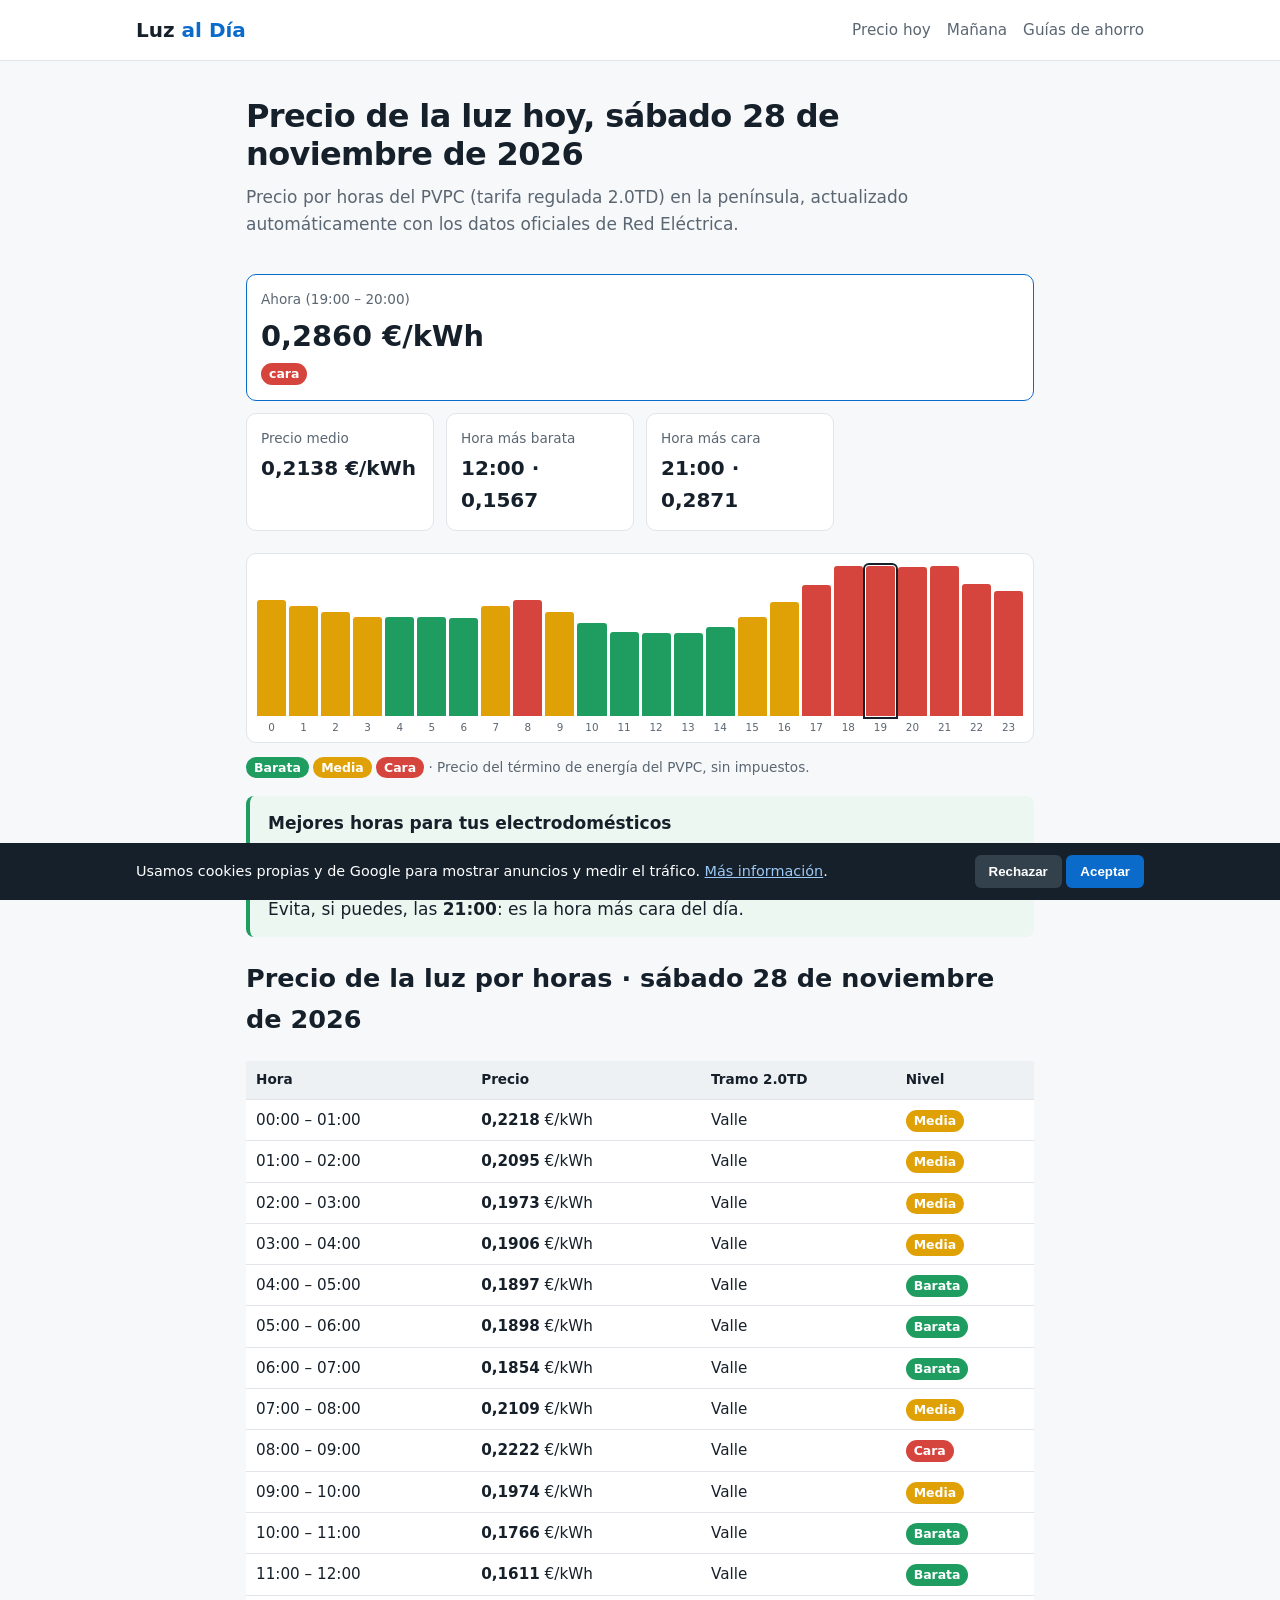
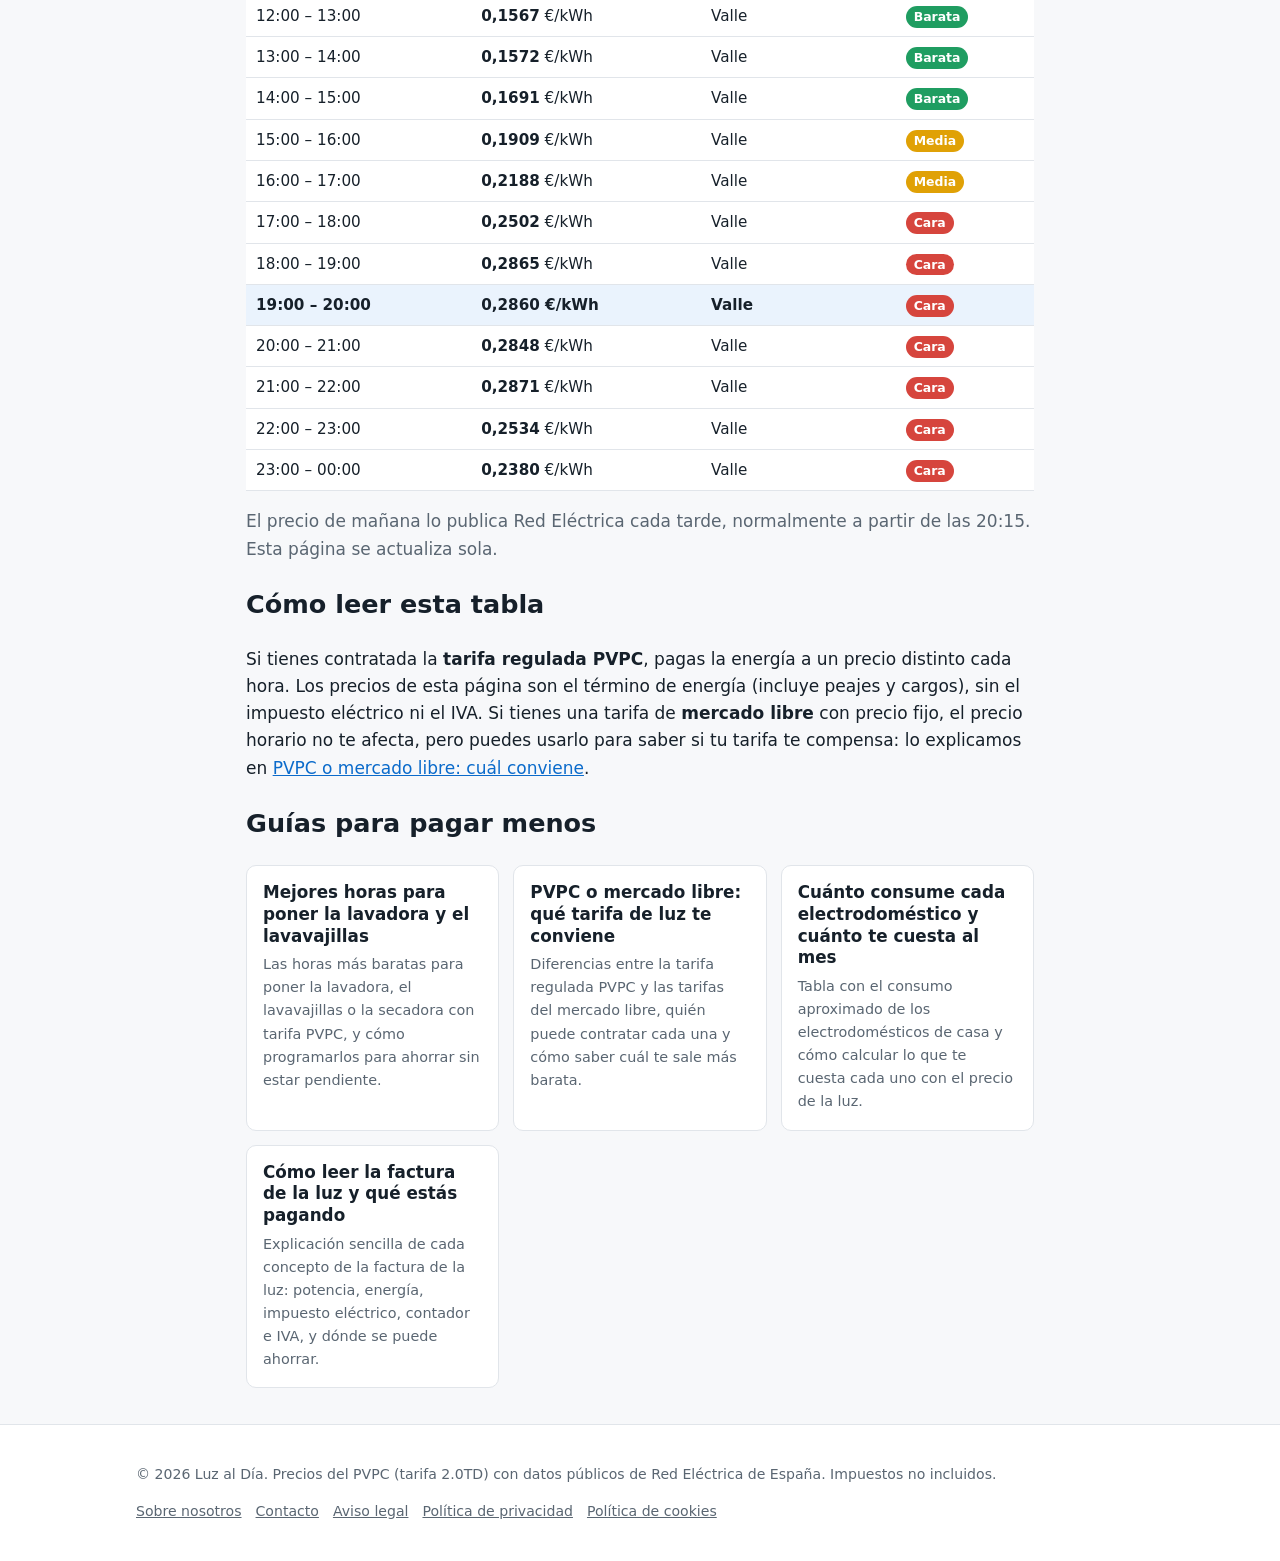
<file: index.html>
<!doctype html>
<html lang="es"><head>
<meta charset="utf-8"><meta name="viewport" content="width=device-width,initial-scale=1">
<title>Precio de la luz hoy 28 de noviembre por horas | Luz al Día</title><meta name="description" content="Precio de la luz hoy sábado 28 de noviembre de 2026 por horas: hora más barata, más cara y mejores horas para poner la lavadora. PVPC actualizado.">
<link rel="canonical" href="https://javibda12.github.io/luzaldia/">
<link rel="stylesheet" href="estilo.css">
<link rel="icon" href="data:image/svg+xml,<svg xmlns=%22http://www.w3.org/2000/svg%22 viewBox=%220 0 100 100%22><text y=%22.9em%22 font-size=%2290%22>⚡</text></svg>">
<script type="application/ld+json">{"@context":"https://schema.org","@type":"FAQPage","mainEntity":[{"@type":"Question","name":"¿A qué hora es más barata la luz hoy?","acceptedAnswer":{"@type":"Answer","text":"Hoy la hora más barata es a las 12:00."}},{"@type":"Question","name":"¿Cuándo se publica el precio de la luz de mañana?","acceptedAnswer":{"@type":"Answer","text":"Red Eléctrica publica los precios del día siguiente cada tarde, normalmente a partir de las 20:15."}}]}</script><!-- AdSense: define ADSENSE_CLIENT cuando te aprueben -->
</head><body>
<header class="site"><div class="wrap wide"><a class="logo" href="index.html">Luz <span>al Día</span></a><nav><a href="index.html">Precio hoy</a><a href="precio-luz-manana.html">Mañana</a><a href="guias.html">Guías de ahorro</a></nav></div></header>
<main><section class="hero"><div class="wrap">
<h1>Precio de la luz hoy, sábado 28 de noviembre de 2026</h1>
<p>Precio por horas del PVPC (tarifa regulada 2.0TD) en la península, actualizado automáticamente con los datos oficiales de Red Eléctrica.</p>
</div></section>
<div class="wrap">
<div class="stats"><div class="stat big"><span>Ahora (19:00 – 20:00)</span><strong>0,2860 €/kWh</strong><em class="tag cara">cara</em></div>
<div class="stat"><span>Precio medio</span><strong>0,2138 €/kWh</strong></div>
<div class="stat"><span>Hora más barata</span><strong>12:00 · 0,1567</strong></div>
<div class="stat"><span>Hora más cara</span><strong>21:00 · 0,2871</strong></div>
</div>
<div class="chart" aria-label="Precio por horas"><div class="bar media" style="height:77%" title="00:00 · 0,2218 €/kWh"><span>0</span></div><div class="bar media" style="height:73%" title="01:00 · 0,2095 €/kWh"><span>1</span></div><div class="bar media" style="height:69%" title="02:00 · 0,1973 €/kWh"><span>2</span></div><div class="bar media" style="height:66%" title="03:00 · 0,1906 €/kWh"><span>3</span></div><div class="bar barata" style="height:66%" title="04:00 · 0,1897 €/kWh"><span>4</span></div><div class="bar barata" style="height:66%" title="05:00 · 0,1898 €/kWh"><span>5</span></div><div class="bar barata" style="height:65%" title="06:00 · 0,1854 €/kWh"><span>6</span></div><div class="bar media" style="height:73%" title="07:00 · 0,2109 €/kWh"><span>7</span></div><div class="bar cara" style="height:77%" title="08:00 · 0,2222 €/kWh"><span>8</span></div><div class="bar media" style="height:69%" title="09:00 · 0,1974 €/kWh"><span>9</span></div><div class="bar barata" style="height:62%" title="10:00 · 0,1766 €/kWh"><span>10</span></div><div class="bar barata" style="height:56%" title="11:00 · 0,1611 €/kWh"><span>11</span></div><div class="bar barata" style="height:55%" title="12:00 · 0,1567 €/kWh"><span>12</span></div><div class="bar barata" style="height:55%" title="13:00 · 0,1572 €/kWh"><span>13</span></div><div class="bar barata" style="height:59%" title="14:00 · 0,1691 €/kWh"><span>14</span></div><div class="bar media" style="height:66%" title="15:00 · 0,1909 €/kWh"><span>15</span></div><div class="bar media" style="height:76%" title="16:00 · 0,2188 €/kWh"><span>16</span></div><div class="bar cara" style="height:87%" title="17:00 · 0,2502 €/kWh"><span>17</span></div><div class="bar cara" style="height:100%" title="18:00 · 0,2865 €/kWh"><span>18</span></div><div class="bar cara now" style="height:100%" title="19:00 · 0,2860 €/kWh"><span>19</span></div><div class="bar cara" style="height:99%" title="20:00 · 0,2848 €/kWh"><span>20</span></div><div class="bar cara" style="height:100%" title="21:00 · 0,2871 €/kWh"><span>21</span></div><div class="bar cara" style="height:88%" title="22:00 · 0,2534 €/kWh"><span>22</span></div><div class="bar cara" style="height:83%" title="23:00 · 0,2380 €/kWh"><span>23</span></div></div>
<p class="legend"><span class="tag barata">Barata</span> <span class="tag media">Media</span> <span class="tag cara">Cara</span> · Precio del término de energía del PVPC, sin impuestos.</p>
<div class="tip box"><strong>Mejores horas para tus electrodomésticos</strong>
Lavadora o lavavajillas (2 h): de <b>12:00 a 14:00</b> (media 0,1569 €/kWh).<br>
Secadora, horno o carga del coche (3 h): de <b>11:00 a 14:00</b> (media 0,1583 €/kWh).<br>
Evita, si puedes, las <b>21:00</b>: es la hora más cara del día.</div>
<div class="ad-slot"></div>
<h2>Precio de la luz por horas · sábado 28 de noviembre de 2026</h2>
<table class="prices"><thead><tr><th>Hora</th><th>Precio</th><th>Tramo 2.0TD</th><th>Nivel</th></tr></thead><tbody><tr class="media"><td>00:00 – 01:00</td><td><strong>0,2218</strong> €/kWh</td><td>Valle</td><td><span class="tag media">Media</span></td></tr><tr class="media"><td>01:00 – 02:00</td><td><strong>0,2095</strong> €/kWh</td><td>Valle</td><td><span class="tag media">Media</span></td></tr><tr class="media"><td>02:00 – 03:00</td><td><strong>0,1973</strong> €/kWh</td><td>Valle</td><td><span class="tag media">Media</span></td></tr><tr class="media"><td>03:00 – 04:00</td><td><strong>0,1906</strong> €/kWh</td><td>Valle</td><td><span class="tag media">Media</span></td></tr><tr class="barata"><td>04:00 – 05:00</td><td><strong>0,1897</strong> €/kWh</td><td>Valle</td><td><span class="tag barata">Barata</span></td></tr><tr class="barata"><td>05:00 – 06:00</td><td><strong>0,1898</strong> €/kWh</td><td>Valle</td><td><span class="tag barata">Barata</span></td></tr><tr class="barata"><td>06:00 – 07:00</td><td><strong>0,1854</strong> €/kWh</td><td>Valle</td><td><span class="tag barata">Barata</span></td></tr><tr class="media"><td>07:00 – 08:00</td><td><strong>0,2109</strong> €/kWh</td><td>Valle</td><td><span class="tag media">Media</span></td></tr><tr class="cara"><td>08:00 – 09:00</td><td><strong>0,2222</strong> €/kWh</td><td>Valle</td><td><span class="tag cara">Cara</span></td></tr><tr class="media"><td>09:00 – 10:00</td><td><strong>0,1974</strong> €/kWh</td><td>Valle</td><td><span class="tag media">Media</span></td></tr><tr class="barata"><td>10:00 – 11:00</td><td><strong>0,1766</strong> €/kWh</td><td>Valle</td><td><span class="tag barata">Barata</span></td></tr><tr class="barata"><td>11:00 – 12:00</td><td><strong>0,1611</strong> €/kWh</td><td>Valle</td><td><span class="tag barata">Barata</span></td></tr><tr class="barata"><td>12:00 – 13:00</td><td><strong>0,1567</strong> €/kWh</td><td>Valle</td><td><span class="tag barata">Barata</span></td></tr><tr class="barata"><td>13:00 – 14:00</td><td><strong>0,1572</strong> €/kWh</td><td>Valle</td><td><span class="tag barata">Barata</span></td></tr><tr class="barata"><td>14:00 – 15:00</td><td><strong>0,1691</strong> €/kWh</td><td>Valle</td><td><span class="tag barata">Barata</span></td></tr><tr class="media"><td>15:00 – 16:00</td><td><strong>0,1909</strong> €/kWh</td><td>Valle</td><td><span class="tag media">Media</span></td></tr><tr class="media"><td>16:00 – 17:00</td><td><strong>0,2188</strong> €/kWh</td><td>Valle</td><td><span class="tag media">Media</span></td></tr><tr class="cara"><td>17:00 – 18:00</td><td><strong>0,2502</strong> €/kWh</td><td>Valle</td><td><span class="tag cara">Cara</span></td></tr><tr class="cara"><td>18:00 – 19:00</td><td><strong>0,2865</strong> €/kWh</td><td>Valle</td><td><span class="tag cara">Cara</span></td></tr><tr class="cara now"><td>19:00 – 20:00</td><td><strong>0,2860</strong> €/kWh</td><td>Valle</td><td><span class="tag cara">Cara</span></td></tr><tr class="cara"><td>20:00 – 21:00</td><td><strong>0,2848</strong> €/kWh</td><td>Valle</td><td><span class="tag cara">Cara</span></td></tr><tr class="cara"><td>21:00 – 22:00</td><td><strong>0,2871</strong> €/kWh</td><td>Valle</td><td><span class="tag cara">Cara</span></td></tr><tr class="cara"><td>22:00 – 23:00</td><td><strong>0,2534</strong> €/kWh</td><td>Valle</td><td><span class="tag cara">Cara</span></td></tr><tr class="cara"><td>23:00 – 00:00</td><td><strong>0,2380</strong> €/kWh</td><td>Valle</td><td><span class="tag cara">Cara</span></td></tr></tbody></table>
<p class="muted">El precio de mañana lo publica Red Eléctrica cada tarde, normalmente a partir de las 20:15. Esta página se actualiza sola.</p>
<h2>Cómo leer esta tabla</h2>
<p>Si tienes contratada la <strong>tarifa regulada PVPC</strong>, pagas la energía a un precio distinto cada hora. Los precios de esta página son el término de energía (incluye peajes y cargos), sin el impuesto eléctrico ni el IVA. Si tienes una tarifa de <strong>mercado libre</strong> con precio fijo, el precio horario no te afecta, pero puedes usarlo para saber si tu tarifa te compensa: lo explicamos en <a href="pvpc-o-mercado-libre.html">PVPC o mercado libre: cuál conviene</a>.</p>
<h2>Guías para pagar menos</h2><div class="grid"><a class="card" href="mejores-horas-poner-lavadora.html"><h3>Mejores horas para poner la lavadora y el lavavajillas</h3><p>Las horas más baratas para poner la lavadora, el lavavajillas o la secadora con tarifa PVPC, y cómo programarlos para ahorrar sin estar pendiente.</p></a><a class="card" href="pvpc-o-mercado-libre.html"><h3>PVPC o mercado libre: qué tarifa de luz te conviene</h3><p>Diferencias entre la tarifa regulada PVPC y las tarifas del mercado libre, quién puede contratar cada una y cómo saber cuál te sale más barata.</p></a><a class="card" href="cuanto-consume-cada-electrodomestico.html"><h3>Cuánto consume cada electrodoméstico y cuánto te cuesta al mes</h3><p>Tabla con el consumo aproximado de los electrodomésticos de casa y cómo calcular lo que te cuesta cada uno con el precio de la luz.</p></a><a class="card" href="como-leer-factura-luz.html"><h3>Cómo leer la factura de la luz y qué estás pagando</h3><p>Explicación sencilla de cada concepto de la factura de la luz: potencia, energía, impuesto eléctrico, contador e IVA, y dónde se puede ahorrar.</p></a></div>
</div></main>
<footer class="site"><div class="wrap wide">
<p>© 2026 Luz al Día. Precios del PVPC (tarifa 2.0TD) con datos públicos de Red Eléctrica de España. Impuestos no incluidos.</p>
<p><a href="sobre-nosotros.html">Sobre nosotros</a><a href="contacto.html">Contacto</a><a href="aviso-legal.html">Aviso legal</a><a href="politica-de-privacidad.html">Política de privacidad</a><a href="politica-de-cookies.html">Política de cookies</a></p>
</div></footer>
<div id="cookie-banner"><div class="wrap wide"><span>Usamos cookies propias y de Google para mostrar anuncios y medir el tráfico. <a href="politica-de-cookies.html">Más información</a>.</span>
<span><button class="btn-no" onclick="cookieChoice('rechazadas')">Rechazar</button> <button class="btn-ok" onclick="cookieChoice('aceptadas')">Aceptar</button></span></div></div>
<script>(function(){var K='cookie_consent';function g(){try{return localStorage.getItem(K)}catch(e){return null}}
function s(v){try{localStorage.setItem(K,v)}catch(e){}}var b=document.getElementById('cookie-banner');if(!g()&&b){b.style.display='block'}
window.cookieChoice=function(v){s(v);if(b)b.style.display='none'};})();</script></body></html>
</file>
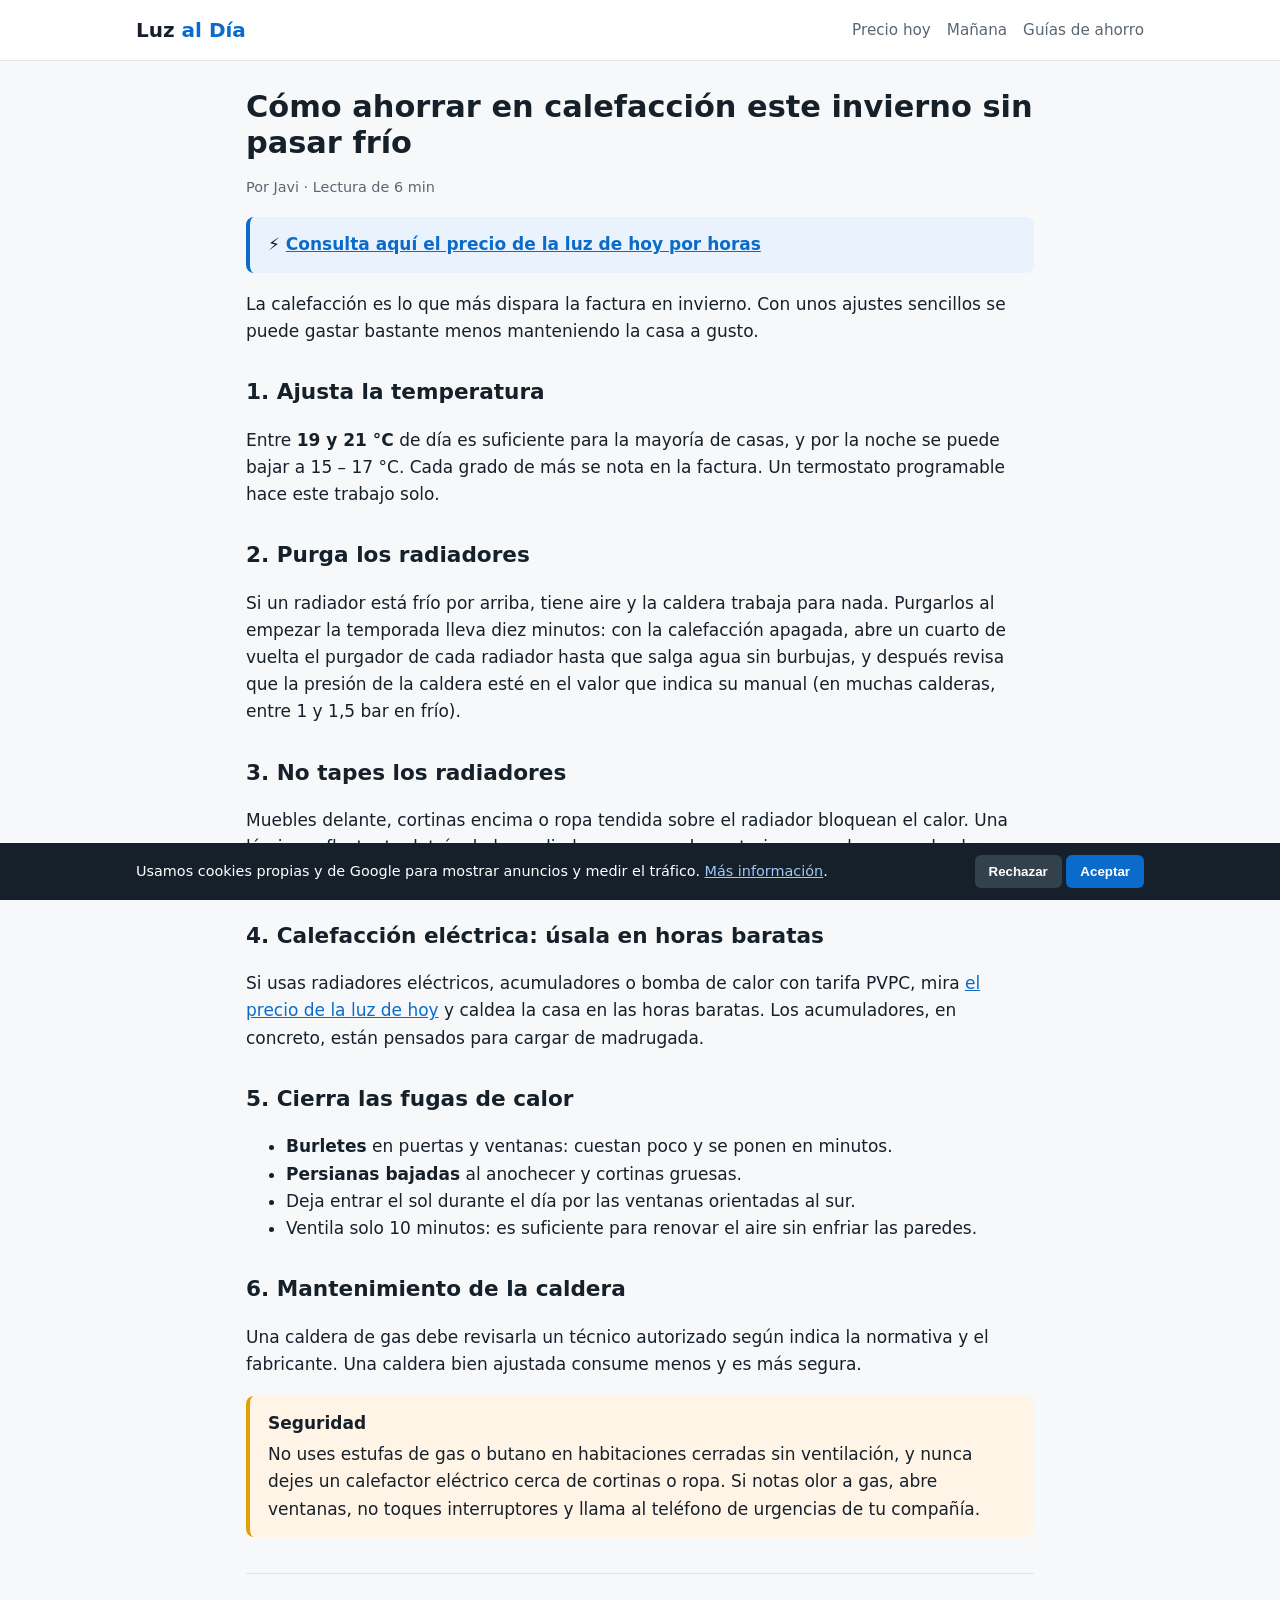
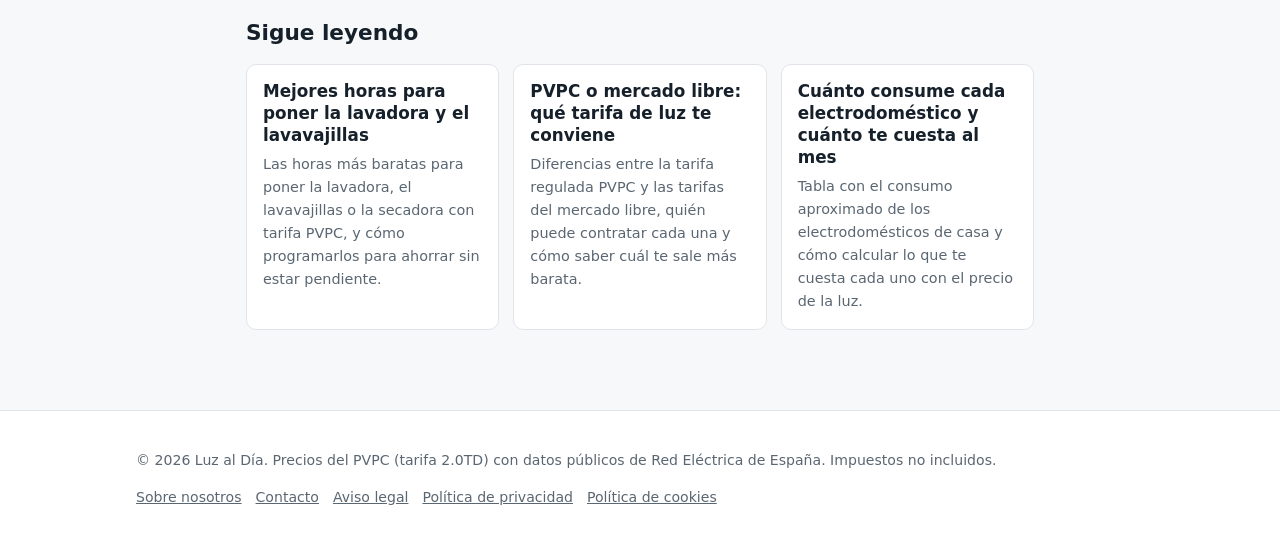
<file: ahorrar-en-calefaccion.html>
<!doctype html>
<html lang="es"><head>
<meta charset="utf-8"><meta name="viewport" content="width=device-width,initial-scale=1">
<title>Cómo ahorrar en calefacción este invierno sin pasar frío | Luz al Día</title><meta name="description" content="Consejos de un técnico para gastar menos en calefacción: temperatura, purgado de radiadores, termostatos, horarios baratos y aislamiento sencillo.">
<link rel="canonical" href="https://javibda12.github.io/luzaldia/ahorrar-en-calefaccion.html">
<link rel="stylesheet" href="estilo.css">
<link rel="icon" href="data:image/svg+xml,<svg xmlns=%22http://www.w3.org/2000/svg%22 viewBox=%220 0 100 100%22><text y=%22.9em%22 font-size=%2290%22>⚡</text></svg>">
<script type="application/ld+json">{"@context":"https://schema.org","@type":"Article","headline":"Cómo ahorrar en calefacción este invierno sin pasar frío","inLanguage":"es","author":{"@type":"Person","name":"Javi"},"publisher":{"@type":"Organization","name":"Luz al Día"}}</script><!-- AdSense: define ADSENSE_CLIENT cuando te aprueben -->
</head><body>
<header class="site"><div class="wrap wide"><a class="logo" href="index.html">Luz <span>al Día</span></a><nav><a href="index.html">Precio hoy</a><a href="precio-luz-manana.html">Mañana</a><a href="guias.html">Guías de ahorro</a></nav></div></header>
<main><article><div class="wrap"><h1>Cómo ahorrar en calefacción este invierno sin pasar frío</h1><p class="meta">Por Javi · Lectura de 6 min</p><div class="cta box">⚡ <a href="index.html">Consulta aquí el precio de la luz de hoy por horas</a></div>
<p>La calefacción es lo que más dispara la factura en invierno. Con unos ajustes sencillos se puede gastar bastante menos manteniendo la casa a gusto.</p>
<h2>1. Ajusta la temperatura</h2>
<p>Entre <strong>19 y 21 °C</strong> de día es suficiente para la mayoría de casas, y por la noche se puede bajar a 15 – 17 °C. Cada grado de más se nota en la factura. Un termostato programable hace este trabajo solo.</p>
<h2>2. Purga los radiadores</h2>
<p>Si un radiador está frío por arriba, tiene aire y la caldera trabaja para nada. Purgarlos al empezar la temporada lleva diez minutos: con la calefacción apagada, abre un cuarto de vuelta el purgador de cada radiador hasta que salga agua sin burbujas, y después revisa que la presión de la caldera esté en el valor que indica su manual (en muchas calderas, entre 1 y 1,5 bar en frío).</p>
<h2>3. No tapes los radiadores</h2>
<p>Muebles delante, cortinas encima o ropa tendida sobre el radiador bloquean el calor. Una lámina reflectante detrás de los radiadores en paredes exteriores ayuda a que el calor vaya a la habitación y no a la pared.</p>
<h2>4. Calefacción eléctrica: úsala en horas baratas</h2>
<p>Si usas radiadores eléctricos, acumuladores o bomba de calor con tarifa PVPC, mira <a href="index.html">el precio de la luz de hoy</a> y caldea la casa en las horas baratas. Los acumuladores, en concreto, están pensados para cargar de madrugada.</p>
<h2>5. Cierra las fugas de calor</h2>
<ul>
<li><strong>Burletes</strong> en puertas y ventanas: cuestan poco y se ponen en minutos.</li>
<li><strong>Persianas bajadas</strong> al anochecer y cortinas gruesas.</li>
<li>Deja entrar el sol durante el día por las ventanas orientadas al sur.</li>
<li>Ventila solo 10 minutos: es suficiente para renovar el aire sin enfriar las paredes.</li>
</ul>
<h2>6. Mantenimiento de la caldera</h2>
<p>Una caldera de gas debe revisarla un técnico autorizado según indica la normativa y el fabricante. Una caldera bien ajustada consume menos y es más segura.</p>
<div class="warn box"><strong>Seguridad</strong>No uses estufas de gas o butano en habitaciones cerradas sin ventilación, y nunca dejes un calefactor eléctrico cerca de cortinas o ropa. Si notas olor a gas, abre ventanas, no toques interruptores y llama al teléfono de urgencias de tu compañía.</div>
<div class="related"><h2>Sigue leyendo</h2><div class="grid"><a class="card" href="mejores-horas-poner-lavadora.html"><h3>Mejores horas para poner la lavadora y el lavavajillas</h3><p>Las horas más baratas para poner la lavadora, el lavavajillas o la secadora con tarifa PVPC, y cómo programarlos para ahorrar sin estar pendiente.</p></a><a class="card" href="pvpc-o-mercado-libre.html"><h3>PVPC o mercado libre: qué tarifa de luz te conviene</h3><p>Diferencias entre la tarifa regulada PVPC y las tarifas del mercado libre, quién puede contratar cada una y cómo saber cuál te sale más barata.</p></a><a class="card" href="cuanto-consume-cada-electrodomestico.html"><h3>Cuánto consume cada electrodoméstico y cuánto te cuesta al mes</h3><p>Tabla con el consumo aproximado de los electrodomésticos de casa y cómo calcular lo que te cuesta cada uno con el precio de la luz.</p></a></div></div></div></article></main>
<footer class="site"><div class="wrap wide">
<p>© 2026 Luz al Día. Precios del PVPC (tarifa 2.0TD) con datos públicos de Red Eléctrica de España. Impuestos no incluidos.</p>
<p><a href="sobre-nosotros.html">Sobre nosotros</a><a href="contacto.html">Contacto</a><a href="aviso-legal.html">Aviso legal</a><a href="politica-de-privacidad.html">Política de privacidad</a><a href="politica-de-cookies.html">Política de cookies</a></p>
</div></footer>
<div id="cookie-banner"><div class="wrap wide"><span>Usamos cookies propias y de Google para mostrar anuncios y medir el tráfico. <a href="politica-de-cookies.html">Más información</a>.</span>
<span><button class="btn-no" onclick="cookieChoice('rechazadas')">Rechazar</button> <button class="btn-ok" onclick="cookieChoice('aceptadas')">Aceptar</button></span></div></div>
<script>(function(){var K='cookie_consent';function g(){try{return localStorage.getItem(K)}catch(e){return null}}
function s(v){try{localStorage.setItem(K,v)}catch(e){}}var b=document.getElementById('cookie-banner');if(!g()&&b){b.style.display='block'}
window.cookieChoice=function(v){s(v);if(b)b.style.display='none'};})();</script></body></html>
</file>
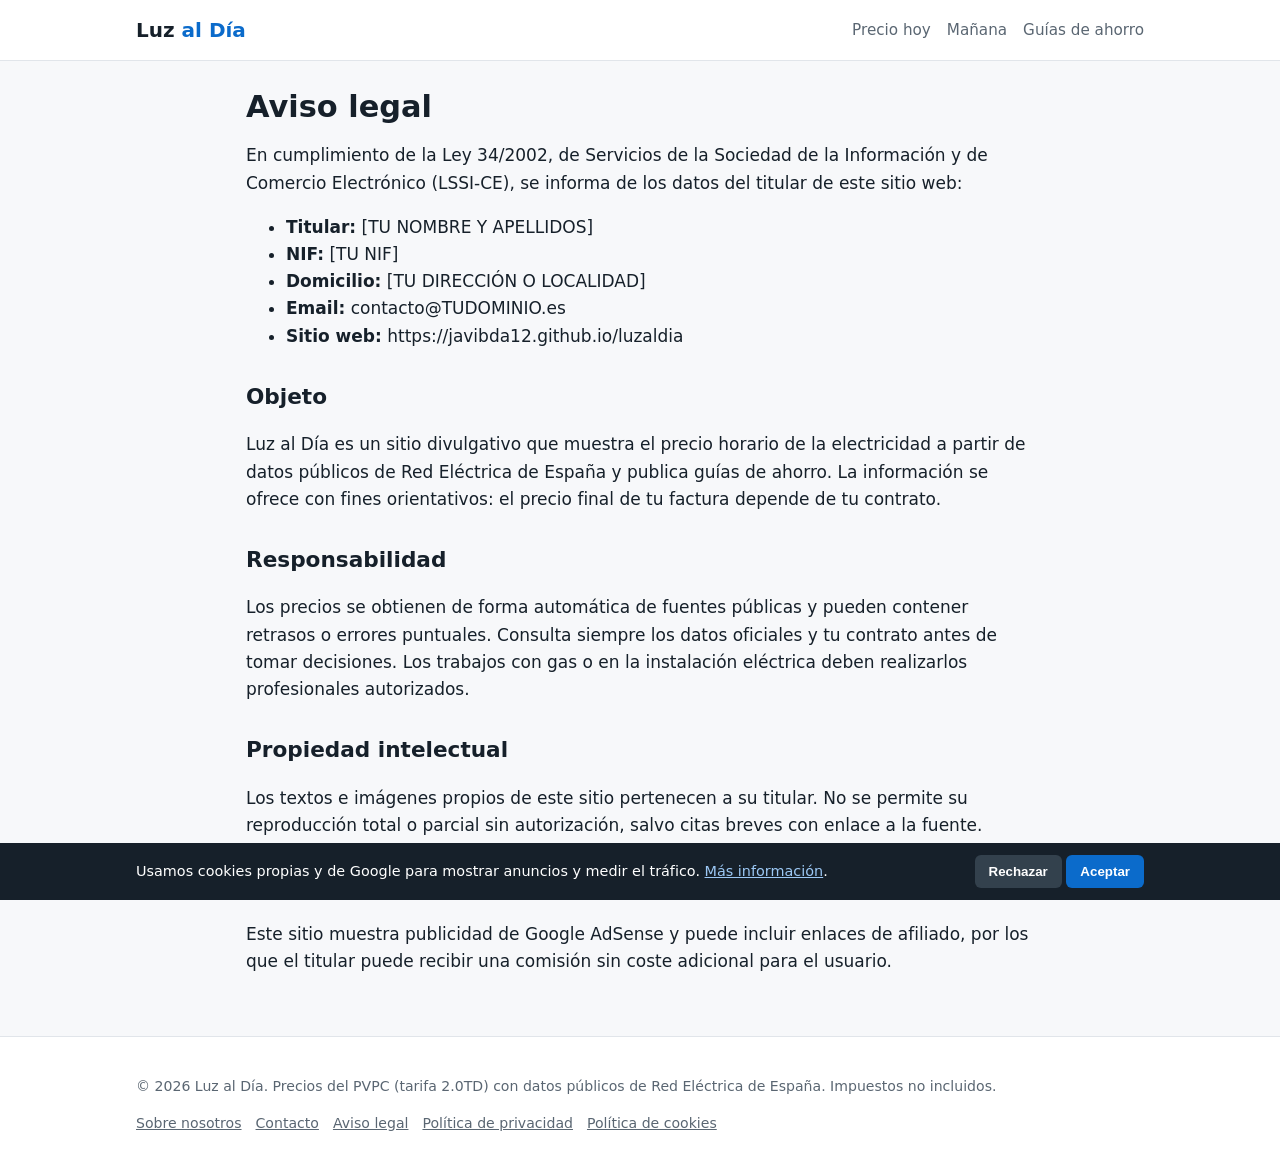
<file: aviso-legal.html>
<!doctype html>
<html lang="es"><head>
<meta charset="utf-8"><meta name="viewport" content="width=device-width,initial-scale=1">
<title>Aviso legal | Luz al Día</title><meta name="description" content="Aviso legal de Luz al Día.">
<link rel="canonical" href="https://javibda12.github.io/luzaldia/aviso-legal.html">
<link rel="stylesheet" href="estilo.css">
<link rel="icon" href="data:image/svg+xml,<svg xmlns=%22http://www.w3.org/2000/svg%22 viewBox=%220 0 100 100%22><text y=%22.9em%22 font-size=%2290%22>⚡</text></svg>">
<!-- AdSense: define ADSENSE_CLIENT cuando te aprueben -->
</head><body>
<header class="site"><div class="wrap wide"><a class="logo" href="index.html">Luz <span>al Día</span></a><nav><a href="index.html">Precio hoy</a><a href="precio-luz-manana.html">Mañana</a><a href="guias.html">Guías de ahorro</a></nav></div></header>
<main><article><div class="wrap"><h1>Aviso legal</h1>
<p>En cumplimiento de la Ley 34/2002, de Servicios de la Sociedad de la Información y de Comercio Electrónico (LSSI-CE), se informa de los datos del titular de este sitio web:</p>
<ul>
<li><strong>Titular:</strong> [TU NOMBRE Y APELLIDOS]</li>
<li><strong>NIF:</strong> [TU NIF]</li>
<li><strong>Domicilio:</strong> [TU DIRECCIÓN O LOCALIDAD]</li>
<li><strong>Email:</strong> contacto@TUDOMINIO.es</li>
<li><strong>Sitio web:</strong> https://javibda12.github.io/luzaldia</li>
</ul>
<h2>Objeto</h2>
<p>Luz al Día es un sitio divulgativo que muestra el precio horario de la electricidad a partir de datos públicos de Red Eléctrica de España y publica guías de ahorro. La información se ofrece con fines orientativos: el precio final de tu factura depende de tu contrato.</p>
<h2>Responsabilidad</h2>
<p>Los precios se obtienen de forma automática de fuentes públicas y pueden contener retrasos o errores puntuales. Consulta siempre los datos oficiales y tu contrato antes de tomar decisiones. Los trabajos con gas o en la instalación eléctrica deben realizarlos profesionales autorizados.</p>
<h2>Propiedad intelectual</h2>
<p>Los textos e imágenes propios de este sitio pertenecen a su titular. No se permite su reproducción total o parcial sin autorización, salvo citas breves con enlace a la fuente.</p>
<h2>Enlaces y publicidad</h2>
<p>Este sitio muestra publicidad de Google AdSense y puede incluir enlaces de afiliado, por los que el titular puede recibir una comisión sin coste adicional para el usuario.</p>
</div></article></main>
<footer class="site"><div class="wrap wide">
<p>© 2026 Luz al Día. Precios del PVPC (tarifa 2.0TD) con datos públicos de Red Eléctrica de España. Impuestos no incluidos.</p>
<p><a href="sobre-nosotros.html">Sobre nosotros</a><a href="contacto.html">Contacto</a><a href="aviso-legal.html">Aviso legal</a><a href="politica-de-privacidad.html">Política de privacidad</a><a href="politica-de-cookies.html">Política de cookies</a></p>
</div></footer>
<div id="cookie-banner"><div class="wrap wide"><span>Usamos cookies propias y de Google para mostrar anuncios y medir el tráfico. <a href="politica-de-cookies.html">Más información</a>.</span>
<span><button class="btn-no" onclick="cookieChoice('rechazadas')">Rechazar</button> <button class="btn-ok" onclick="cookieChoice('aceptadas')">Aceptar</button></span></div></div>
<script>(function(){var K='cookie_consent';function g(){try{return localStorage.getItem(K)}catch(e){return null}}
function s(v){try{localStorage.setItem(K,v)}catch(e){}}var b=document.getElementById('cookie-banner');if(!g()&&b){b.style.display='block'}
window.cookieChoice=function(v){s(v);if(b)b.style.display='none'};})();</script></body></html>
</file>
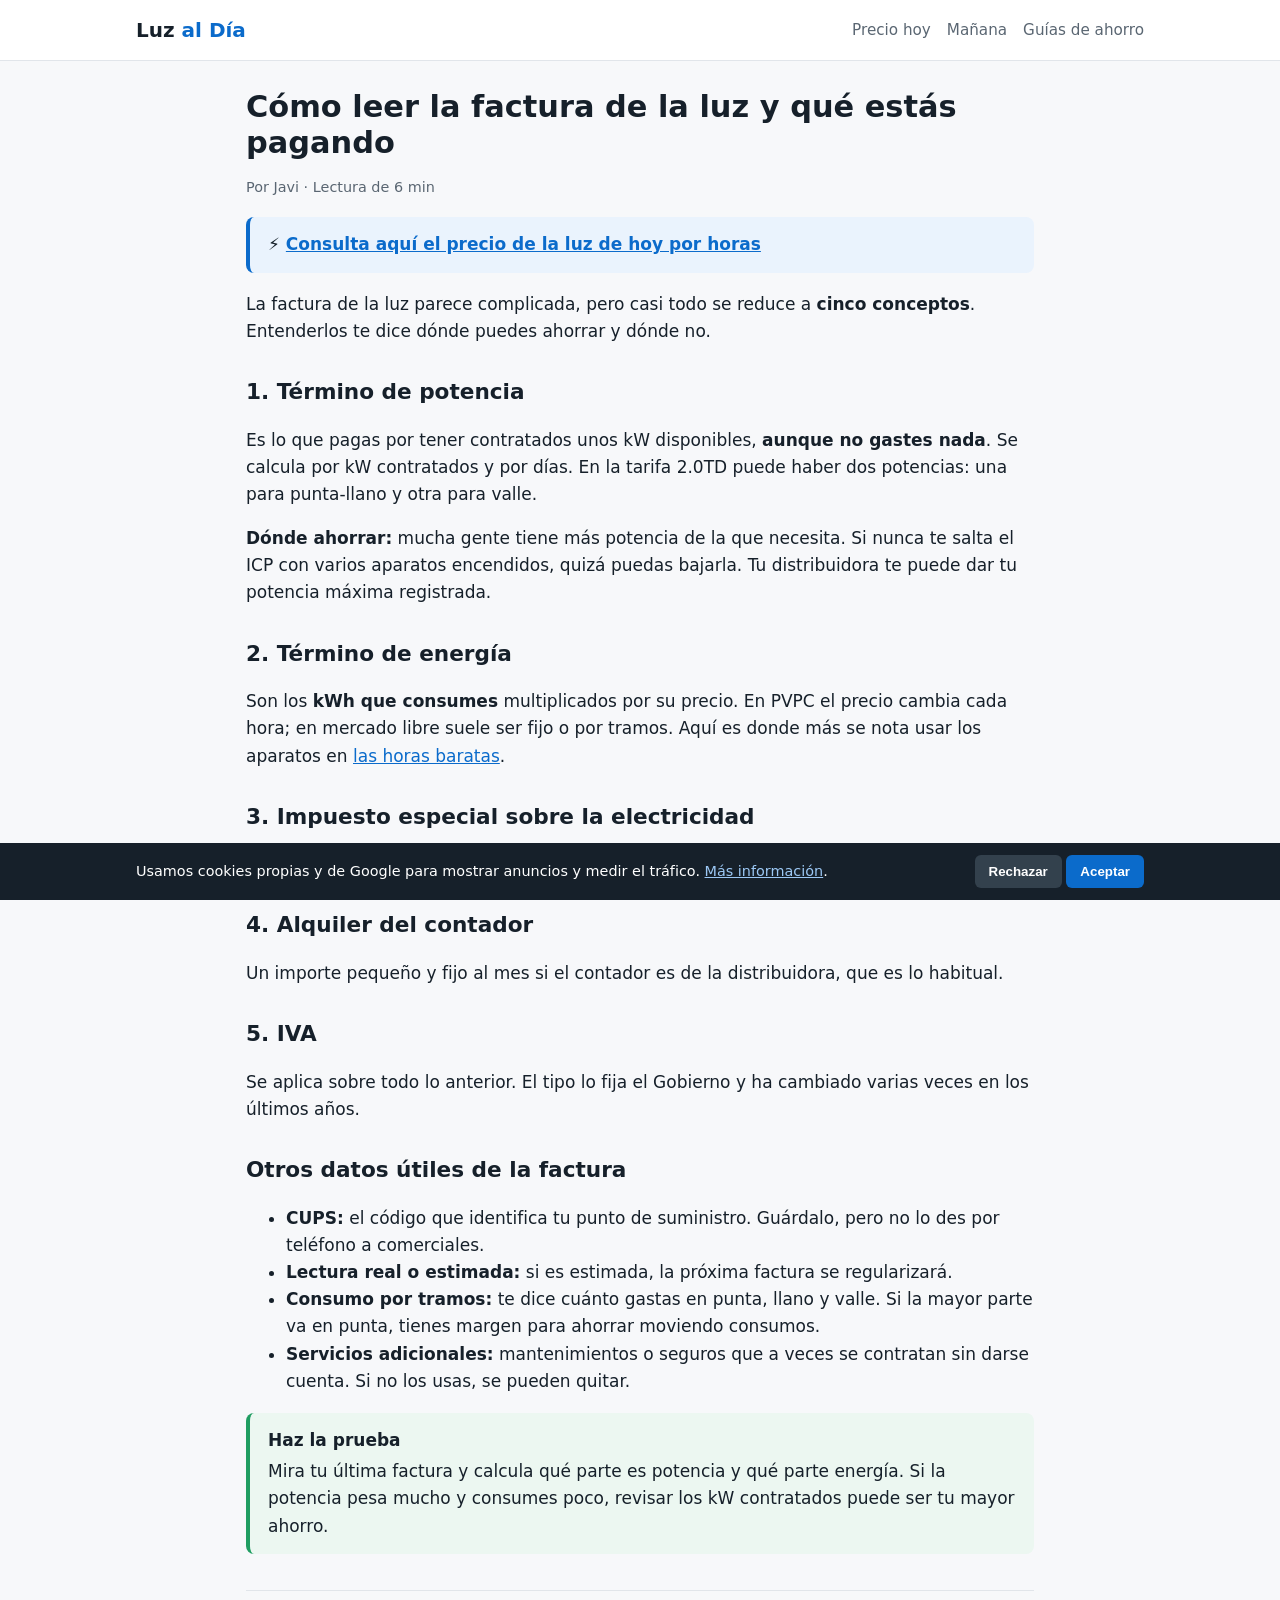
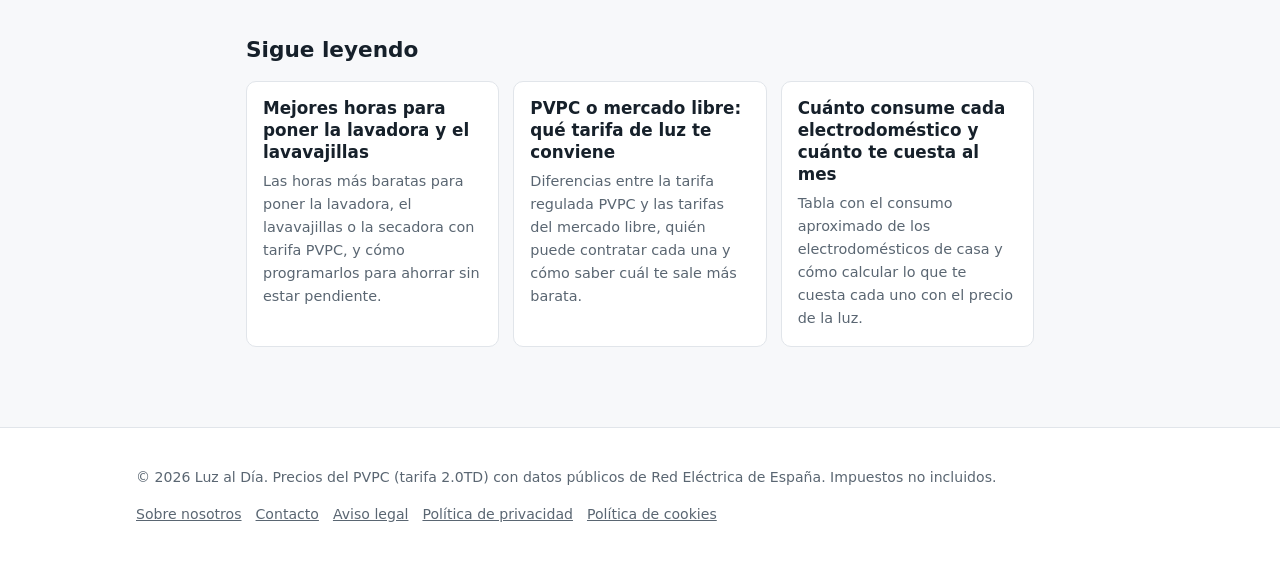
<file: como-leer-factura-luz.html>
<!doctype html>
<html lang="es"><head>
<meta charset="utf-8"><meta name="viewport" content="width=device-width,initial-scale=1">
<title>Cómo leer la factura de la luz y qué estás pagando | Luz al Día</title><meta name="description" content="Explicación sencilla de cada concepto de la factura de la luz: potencia, energía, impuesto eléctrico, contador e IVA, y dónde se puede ahorrar.">
<link rel="canonical" href="https://javibda12.github.io/luzaldia/como-leer-factura-luz.html">
<link rel="stylesheet" href="estilo.css">
<link rel="icon" href="data:image/svg+xml,<svg xmlns=%22http://www.w3.org/2000/svg%22 viewBox=%220 0 100 100%22><text y=%22.9em%22 font-size=%2290%22>⚡</text></svg>">
<script type="application/ld+json">{"@context":"https://schema.org","@type":"Article","headline":"Cómo leer la factura de la luz y qué estás pagando","inLanguage":"es","author":{"@type":"Person","name":"Javi"},"publisher":{"@type":"Organization","name":"Luz al Día"}}</script><!-- AdSense: define ADSENSE_CLIENT cuando te aprueben -->
</head><body>
<header class="site"><div class="wrap wide"><a class="logo" href="index.html">Luz <span>al Día</span></a><nav><a href="index.html">Precio hoy</a><a href="precio-luz-manana.html">Mañana</a><a href="guias.html">Guías de ahorro</a></nav></div></header>
<main><article><div class="wrap"><h1>Cómo leer la factura de la luz y qué estás pagando</h1><p class="meta">Por Javi · Lectura de 6 min</p><div class="cta box">⚡ <a href="index.html">Consulta aquí el precio de la luz de hoy por horas</a></div>
<p>La factura de la luz parece complicada, pero casi todo se reduce a <strong>cinco conceptos</strong>. Entenderlos te dice dónde puedes ahorrar y dónde no.</p>
<h2>1. Término de potencia</h2>
<p>Es lo que pagas por tener contratados unos kW disponibles, <strong>aunque no gastes nada</strong>. Se calcula por kW contratados y por días. En la tarifa 2.0TD puede haber dos potencias: una para punta-llano y otra para valle.</p>
<p><strong>Dónde ahorrar:</strong> mucha gente tiene más potencia de la que necesita. Si nunca te salta el ICP con varios aparatos encendidos, quizá puedas bajarla. Tu distribuidora te puede dar tu potencia máxima registrada.</p>
<h2>2. Término de energía</h2>
<p>Son los <strong>kWh que consumes</strong> multiplicados por su precio. En PVPC el precio cambia cada hora; en mercado libre suele ser fijo o por tramos. Aquí es donde más se nota usar los aparatos en <a href="mejores-horas-poner-lavadora.html">las horas baratas</a>.</p>
<h2>3. Impuesto especial sobre la electricidad</h2>
<p>Un porcentaje sobre la suma de potencia y energía. No depende de ti.</p>
<h2>4. Alquiler del contador</h2>
<p>Un importe pequeño y fijo al mes si el contador es de la distribuidora, que es lo habitual.</p>
<h2>5. IVA</h2>
<p>Se aplica sobre todo lo anterior. El tipo lo fija el Gobierno y ha cambiado varias veces en los últimos años.</p>
<h2>Otros datos útiles de la factura</h2>
<ul>
<li><strong>CUPS:</strong> el código que identifica tu punto de suministro. Guárdalo, pero no lo des por teléfono a comerciales.</li>
<li><strong>Lectura real o estimada:</strong> si es estimada, la próxima factura se regularizará.</li>
<li><strong>Consumo por tramos:</strong> te dice cuánto gastas en punta, llano y valle. Si la mayor parte va en punta, tienes margen para ahorrar moviendo consumos.</li>
<li><strong>Servicios adicionales:</strong> mantenimientos o seguros que a veces se contratan sin darse cuenta. Si no los usas, se pueden quitar.</li>
</ul>
<div class="tip box"><strong>Haz la prueba</strong>Mira tu última factura y calcula qué parte es potencia y qué parte energía. Si la potencia pesa mucho y consumes poco, revisar los kW contratados puede ser tu mayor ahorro.</div>
<div class="related"><h2>Sigue leyendo</h2><div class="grid"><a class="card" href="mejores-horas-poner-lavadora.html"><h3>Mejores horas para poner la lavadora y el lavavajillas</h3><p>Las horas más baratas para poner la lavadora, el lavavajillas o la secadora con tarifa PVPC, y cómo programarlos para ahorrar sin estar pendiente.</p></a><a class="card" href="pvpc-o-mercado-libre.html"><h3>PVPC o mercado libre: qué tarifa de luz te conviene</h3><p>Diferencias entre la tarifa regulada PVPC y las tarifas del mercado libre, quién puede contratar cada una y cómo saber cuál te sale más barata.</p></a><a class="card" href="cuanto-consume-cada-electrodomestico.html"><h3>Cuánto consume cada electrodoméstico y cuánto te cuesta al mes</h3><p>Tabla con el consumo aproximado de los electrodomésticos de casa y cómo calcular lo que te cuesta cada uno con el precio de la luz.</p></a></div></div></div></article></main>
<footer class="site"><div class="wrap wide">
<p>© 2026 Luz al Día. Precios del PVPC (tarifa 2.0TD) con datos públicos de Red Eléctrica de España. Impuestos no incluidos.</p>
<p><a href="sobre-nosotros.html">Sobre nosotros</a><a href="contacto.html">Contacto</a><a href="aviso-legal.html">Aviso legal</a><a href="politica-de-privacidad.html">Política de privacidad</a><a href="politica-de-cookies.html">Política de cookies</a></p>
</div></footer>
<div id="cookie-banner"><div class="wrap wide"><span>Usamos cookies propias y de Google para mostrar anuncios y medir el tráfico. <a href="politica-de-cookies.html">Más información</a>.</span>
<span><button class="btn-no" onclick="cookieChoice('rechazadas')">Rechazar</button> <button class="btn-ok" onclick="cookieChoice('aceptadas')">Aceptar</button></span></div></div>
<script>(function(){var K='cookie_consent';function g(){try{return localStorage.getItem(K)}catch(e){return null}}
function s(v){try{localStorage.setItem(K,v)}catch(e){}}var b=document.getElementById('cookie-banner');if(!g()&&b){b.style.display='block'}
window.cookieChoice=function(v){s(v);if(b)b.style.display='none'};})();</script></body></html>
</file>
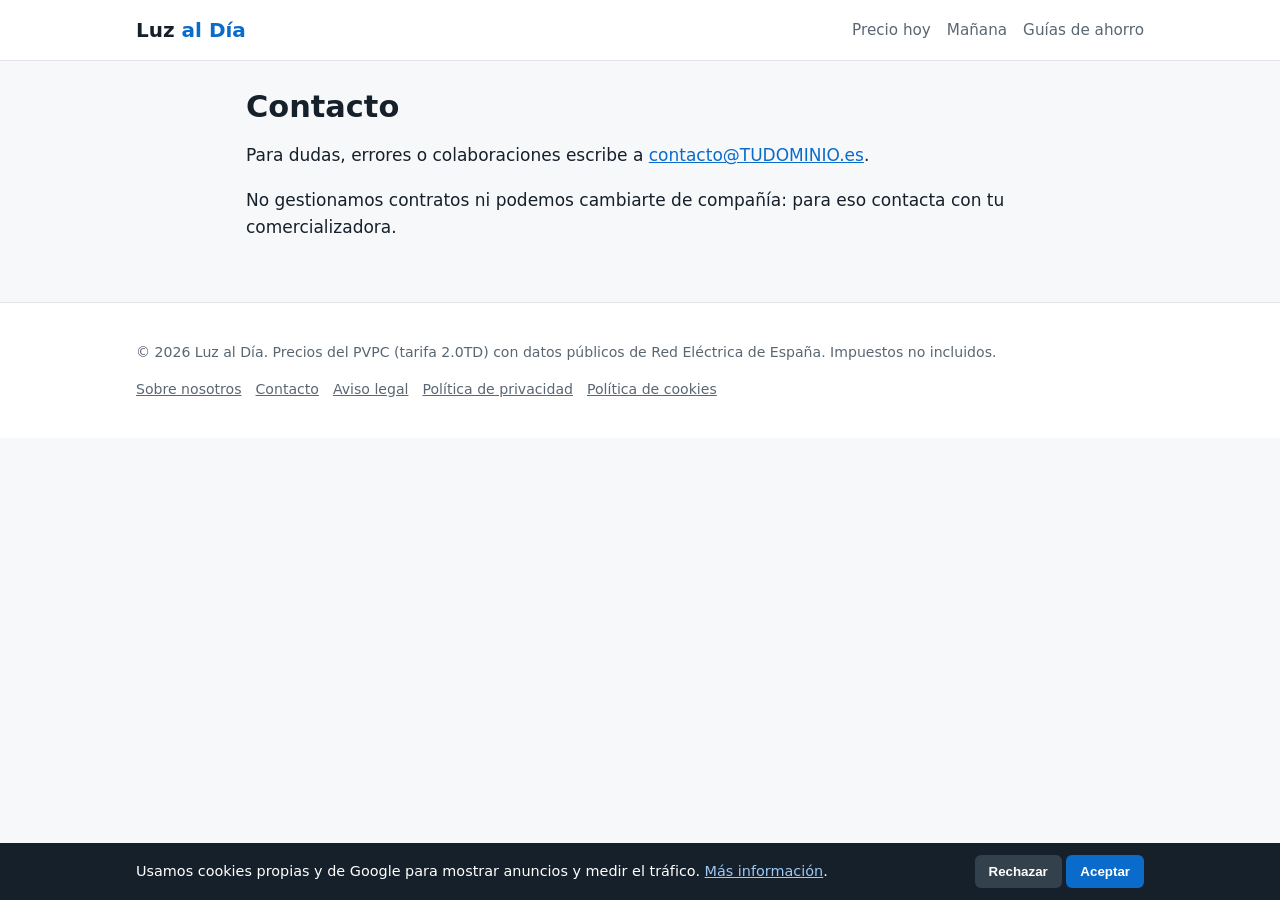
<file: contacto.html>
<!doctype html>
<html lang="es"><head>
<meta charset="utf-8"><meta name="viewport" content="width=device-width,initial-scale=1">
<title>Contacto | Luz al Día</title><meta name="description" content="Contacto de Luz al Día.">
<link rel="canonical" href="https://javibda12.github.io/luzaldia/contacto.html">
<link rel="stylesheet" href="estilo.css">
<link rel="icon" href="data:image/svg+xml,<svg xmlns=%22http://www.w3.org/2000/svg%22 viewBox=%220 0 100 100%22><text y=%22.9em%22 font-size=%2290%22>⚡</text></svg>">
<!-- AdSense: define ADSENSE_CLIENT cuando te aprueben -->
</head><body>
<header class="site"><div class="wrap wide"><a class="logo" href="index.html">Luz <span>al Día</span></a><nav><a href="index.html">Precio hoy</a><a href="precio-luz-manana.html">Mañana</a><a href="guias.html">Guías de ahorro</a></nav></div></header>
<main><article><div class="wrap"><h1>Contacto</h1><p>Para dudas, errores o colaboraciones escribe a <a href="mailto:contacto@TUDOMINIO.es">contacto@TUDOMINIO.es</a>.</p>
<p>No gestionamos contratos ni podemos cambiarte de compañía: para eso contacta con tu comercializadora.</p></div></article></main>
<footer class="site"><div class="wrap wide">
<p>© 2026 Luz al Día. Precios del PVPC (tarifa 2.0TD) con datos públicos de Red Eléctrica de España. Impuestos no incluidos.</p>
<p><a href="sobre-nosotros.html">Sobre nosotros</a><a href="contacto.html">Contacto</a><a href="aviso-legal.html">Aviso legal</a><a href="politica-de-privacidad.html">Política de privacidad</a><a href="politica-de-cookies.html">Política de cookies</a></p>
</div></footer>
<div id="cookie-banner"><div class="wrap wide"><span>Usamos cookies propias y de Google para mostrar anuncios y medir el tráfico. <a href="politica-de-cookies.html">Más información</a>.</span>
<span><button class="btn-no" onclick="cookieChoice('rechazadas')">Rechazar</button> <button class="btn-ok" onclick="cookieChoice('aceptadas')">Aceptar</button></span></div></div>
<script>(function(){var K='cookie_consent';function g(){try{return localStorage.getItem(K)}catch(e){return null}}
function s(v){try{localStorage.setItem(K,v)}catch(e){}}var b=document.getElementById('cookie-banner');if(!g()&&b){b.style.display='block'}
window.cookieChoice=function(v){s(v);if(b)b.style.display='none'};})();</script></body></html>
</file>
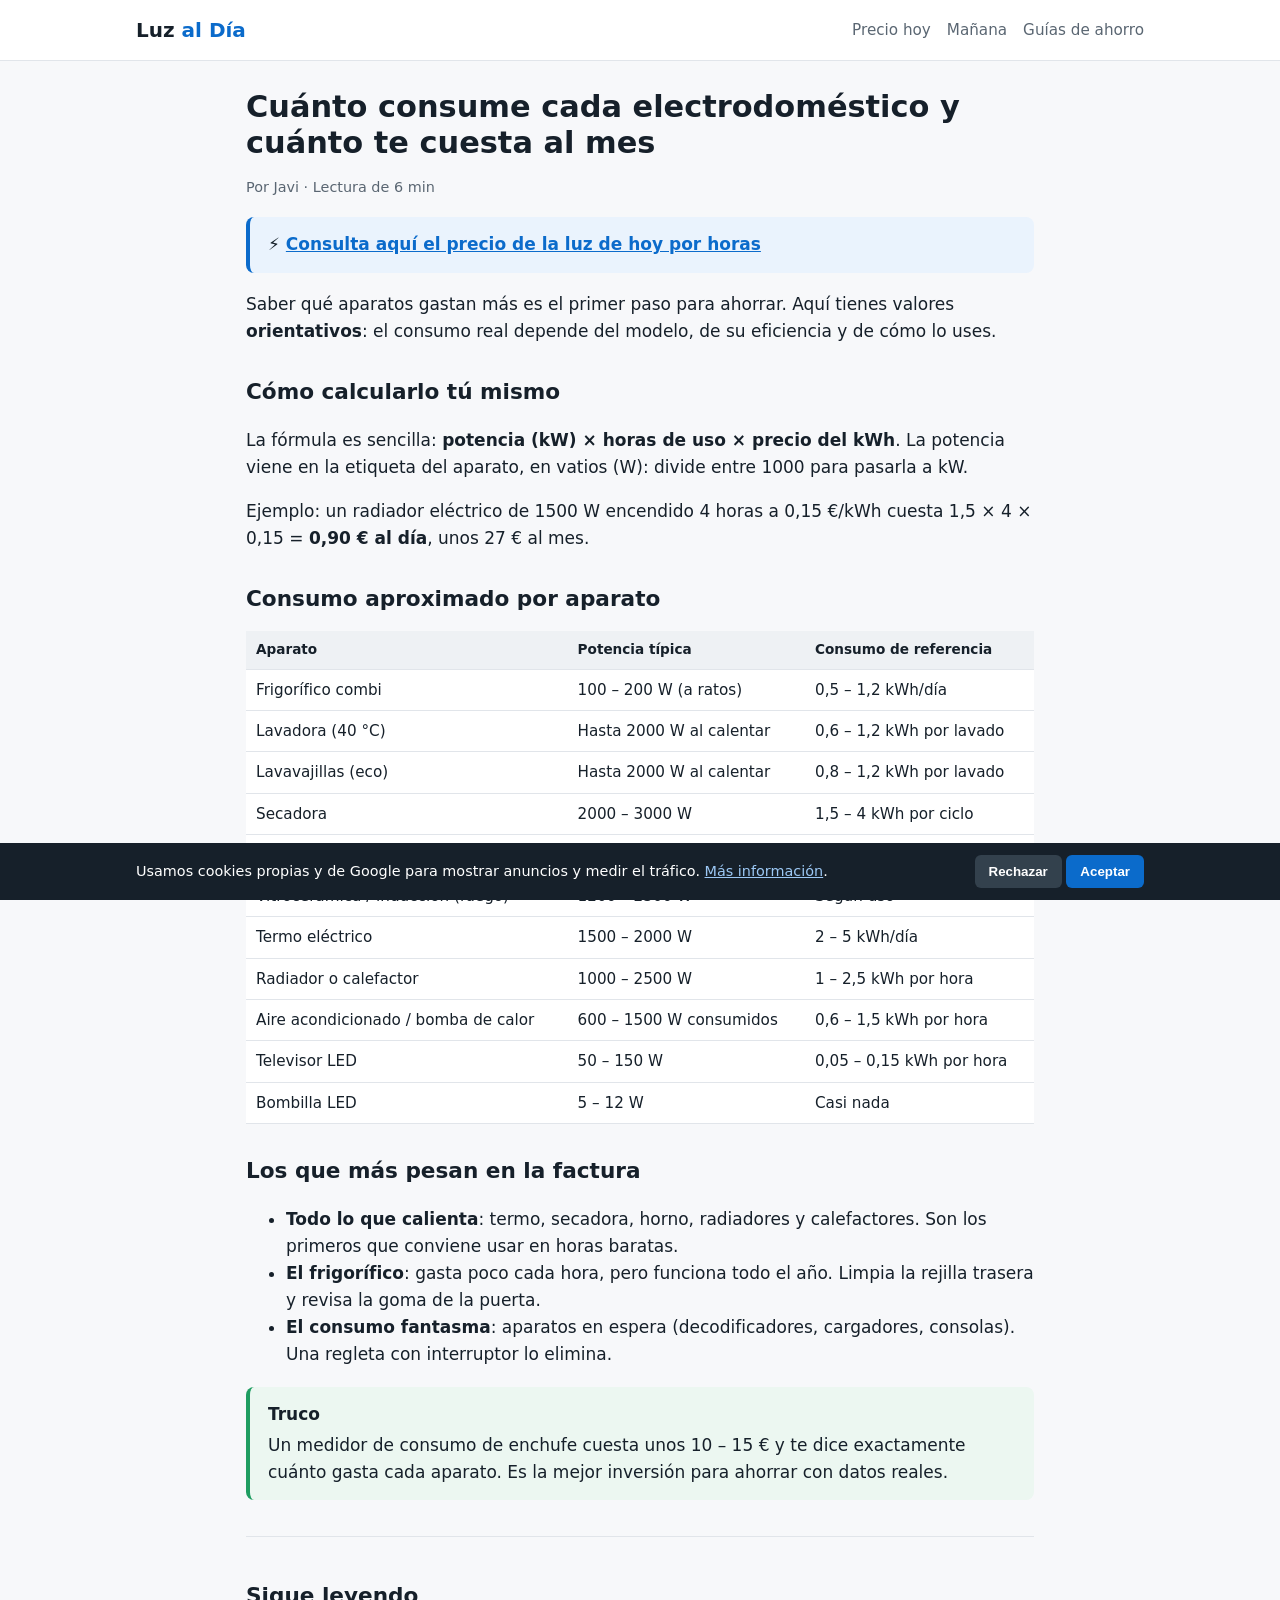
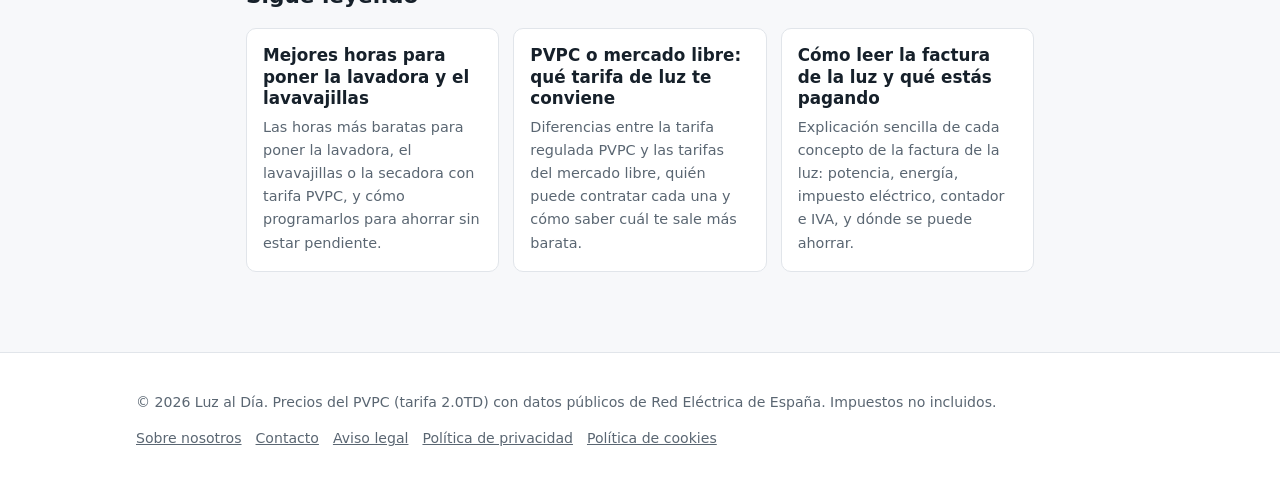
<file: cuanto-consume-cada-electrodomestico.html>
<!doctype html>
<html lang="es"><head>
<meta charset="utf-8"><meta name="viewport" content="width=device-width,initial-scale=1">
<title>Cuánto consume cada electrodoméstico y cuánto te cuesta al mes | Luz al Día</title><meta name="description" content="Tabla con el consumo aproximado de los electrodomésticos de casa y cómo calcular lo que te cuesta cada uno con el precio de la luz.">
<link rel="canonical" href="https://javibda12.github.io/luzaldia/cuanto-consume-cada-electrodomestico.html">
<link rel="stylesheet" href="estilo.css">
<link rel="icon" href="data:image/svg+xml,<svg xmlns=%22http://www.w3.org/2000/svg%22 viewBox=%220 0 100 100%22><text y=%22.9em%22 font-size=%2290%22>⚡</text></svg>">
<script type="application/ld+json">{"@context":"https://schema.org","@type":"Article","headline":"Cuánto consume cada electrodoméstico y cuánto te cuesta al mes","inLanguage":"es","author":{"@type":"Person","name":"Javi"},"publisher":{"@type":"Organization","name":"Luz al Día"}}</script><!-- AdSense: define ADSENSE_CLIENT cuando te aprueben -->
</head><body>
<header class="site"><div class="wrap wide"><a class="logo" href="index.html">Luz <span>al Día</span></a><nav><a href="index.html">Precio hoy</a><a href="precio-luz-manana.html">Mañana</a><a href="guias.html">Guías de ahorro</a></nav></div></header>
<main><article><div class="wrap"><h1>Cuánto consume cada electrodoméstico y cuánto te cuesta al mes</h1><p class="meta">Por Javi · Lectura de 6 min</p><div class="cta box">⚡ <a href="index.html">Consulta aquí el precio de la luz de hoy por horas</a></div>
<p>Saber qué aparatos gastan más es el primer paso para ahorrar. Aquí tienes valores <strong>orientativos</strong>: el consumo real depende del modelo, de su eficiencia y de cómo lo uses.</p>
<h2>Cómo calcularlo tú mismo</h2>
<p>La fórmula es sencilla: <strong>potencia (kW) × horas de uso × precio del kWh</strong>. La potencia viene en la etiqueta del aparato, en vatios (W): divide entre 1000 para pasarla a kW.</p>
<p>Ejemplo: un radiador eléctrico de 1500 W encendido 4 horas a 0,15 €/kWh cuesta 1,5 × 4 × 0,15 = <strong>0,90 € al día</strong>, unos 27 € al mes.</p>
<h2>Consumo aproximado por aparato</h2>
<table><tr><th>Aparato</th><th>Potencia típica</th><th>Consumo de referencia</th></tr>
<tr><td>Frigorífico combi</td><td>100 – 200 W (a ratos)</td><td>0,5 – 1,2 kWh/día</td></tr>
<tr><td>Lavadora (40 °C)</td><td>Hasta 2000 W al calentar</td><td>0,6 – 1,2 kWh por lavado</td></tr>
<tr><td>Lavavajillas (eco)</td><td>Hasta 2000 W al calentar</td><td>0,8 – 1,2 kWh por lavado</td></tr>
<tr><td>Secadora</td><td>2000 – 3000 W</td><td>1,5 – 4 kWh por ciclo</td></tr>
<tr><td>Horno</td><td>2000 – 3500 W</td><td>1 – 2 kWh por hora</td></tr>
<tr><td>Vitrocerámica / inducción (fuego)</td><td>1200 – 2500 W</td><td>Según uso</td></tr>
<tr><td>Termo eléctrico</td><td>1500 – 2000 W</td><td>2 – 5 kWh/día</td></tr>
<tr><td>Radiador o calefactor</td><td>1000 – 2500 W</td><td>1 – 2,5 kWh por hora</td></tr>
<tr><td>Aire acondicionado / bomba de calor</td><td>600 – 1500 W consumidos</td><td>0,6 – 1,5 kWh por hora</td></tr>
<tr><td>Televisor LED</td><td>50 – 150 W</td><td>0,05 – 0,15 kWh por hora</td></tr>
<tr><td>Bombilla LED</td><td>5 – 12 W</td><td>Casi nada</td></tr></table>
<h2>Los que más pesan en la factura</h2>
<ul>
<li><strong>Todo lo que calienta</strong>: termo, secadora, horno, radiadores y calefactores. Son los primeros que conviene usar en horas baratas.</li>
<li><strong>El frigorífico</strong>: gasta poco cada hora, pero funciona todo el año. Limpia la rejilla trasera y revisa la goma de la puerta.</li>
<li><strong>El consumo fantasma</strong>: aparatos en espera (decodificadores, cargadores, consolas). Una regleta con interruptor lo elimina.</li>
</ul>
<div class="tip box"><strong>Truco</strong>Un medidor de consumo de enchufe cuesta unos 10 – 15 € y te dice exactamente cuánto gasta cada aparato. Es la mejor inversión para ahorrar con datos reales.</div>
<div class="related"><h2>Sigue leyendo</h2><div class="grid"><a class="card" href="mejores-horas-poner-lavadora.html"><h3>Mejores horas para poner la lavadora y el lavavajillas</h3><p>Las horas más baratas para poner la lavadora, el lavavajillas o la secadora con tarifa PVPC, y cómo programarlos para ahorrar sin estar pendiente.</p></a><a class="card" href="pvpc-o-mercado-libre.html"><h3>PVPC o mercado libre: qué tarifa de luz te conviene</h3><p>Diferencias entre la tarifa regulada PVPC y las tarifas del mercado libre, quién puede contratar cada una y cómo saber cuál te sale más barata.</p></a><a class="card" href="como-leer-factura-luz.html"><h3>Cómo leer la factura de la luz y qué estás pagando</h3><p>Explicación sencilla de cada concepto de la factura de la luz: potencia, energía, impuesto eléctrico, contador e IVA, y dónde se puede ahorrar.</p></a></div></div></div></article></main>
<footer class="site"><div class="wrap wide">
<p>© 2026 Luz al Día. Precios del PVPC (tarifa 2.0TD) con datos públicos de Red Eléctrica de España. Impuestos no incluidos.</p>
<p><a href="sobre-nosotros.html">Sobre nosotros</a><a href="contacto.html">Contacto</a><a href="aviso-legal.html">Aviso legal</a><a href="politica-de-privacidad.html">Política de privacidad</a><a href="politica-de-cookies.html">Política de cookies</a></p>
</div></footer>
<div id="cookie-banner"><div class="wrap wide"><span>Usamos cookies propias y de Google para mostrar anuncios y medir el tráfico. <a href="politica-de-cookies.html">Más información</a>.</span>
<span><button class="btn-no" onclick="cookieChoice('rechazadas')">Rechazar</button> <button class="btn-ok" onclick="cookieChoice('aceptadas')">Aceptar</button></span></div></div>
<script>(function(){var K='cookie_consent';function g(){try{return localStorage.getItem(K)}catch(e){return null}}
function s(v){try{localStorage.setItem(K,v)}catch(e){}}var b=document.getElementById('cookie-banner');if(!g()&&b){b.style.display='block'}
window.cookieChoice=function(v){s(v);if(b)b.style.display='none'};})();</script></body></html>
</file>
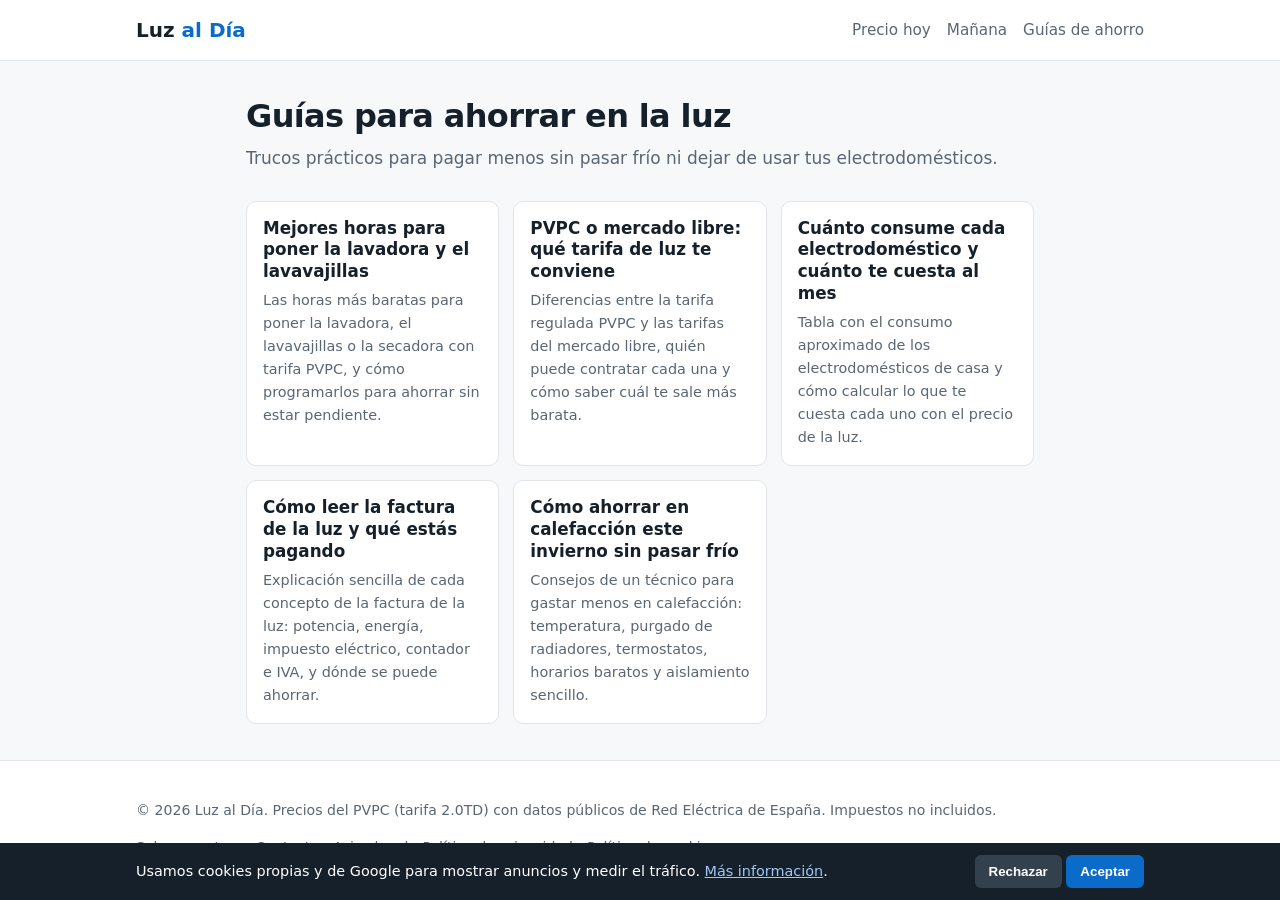
<file: guias.html>
<!doctype html>
<html lang="es"><head>
<meta charset="utf-8"><meta name="viewport" content="width=device-width,initial-scale=1">
<title>Guías para ahorrar en la factura de la luz | Luz al Día</title><meta name="description" content="Guías prácticas para ahorrar en la factura de la luz: horarios, tarifas, consumo de electrodomésticos y calefacción.">
<link rel="canonical" href="https://javibda12.github.io/luzaldia/guias.html">
<link rel="stylesheet" href="estilo.css">
<link rel="icon" href="data:image/svg+xml,<svg xmlns=%22http://www.w3.org/2000/svg%22 viewBox=%220 0 100 100%22><text y=%22.9em%22 font-size=%2290%22>⚡</text></svg>">
<!-- AdSense: define ADSENSE_CLIENT cuando te aprueben -->
</head><body>
<header class="site"><div class="wrap wide"><a class="logo" href="index.html">Luz <span>al Día</span></a><nav><a href="index.html">Precio hoy</a><a href="precio-luz-manana.html">Mañana</a><a href="guias.html">Guías de ahorro</a></nav></div></header>
<main><section class="hero"><div class="wrap"><h1>Guías para ahorrar en la luz</h1><p>Trucos prácticos para pagar menos sin pasar frío ni dejar de usar tus electrodomésticos.</p></div></section><div class="wrap"><div class="grid"><a class="card" href="mejores-horas-poner-lavadora.html"><h3>Mejores horas para poner la lavadora y el lavavajillas</h3><p>Las horas más baratas para poner la lavadora, el lavavajillas o la secadora con tarifa PVPC, y cómo programarlos para ahorrar sin estar pendiente.</p></a><a class="card" href="pvpc-o-mercado-libre.html"><h3>PVPC o mercado libre: qué tarifa de luz te conviene</h3><p>Diferencias entre la tarifa regulada PVPC y las tarifas del mercado libre, quién puede contratar cada una y cómo saber cuál te sale más barata.</p></a><a class="card" href="cuanto-consume-cada-electrodomestico.html"><h3>Cuánto consume cada electrodoméstico y cuánto te cuesta al mes</h3><p>Tabla con el consumo aproximado de los electrodomésticos de casa y cómo calcular lo que te cuesta cada uno con el precio de la luz.</p></a><a class="card" href="como-leer-factura-luz.html"><h3>Cómo leer la factura de la luz y qué estás pagando</h3><p>Explicación sencilla de cada concepto de la factura de la luz: potencia, energía, impuesto eléctrico, contador e IVA, y dónde se puede ahorrar.</p></a><a class="card" href="ahorrar-en-calefaccion.html"><h3>Cómo ahorrar en calefacción este invierno sin pasar frío</h3><p>Consejos de un técnico para gastar menos en calefacción: temperatura, purgado de radiadores, termostatos, horarios baratos y aislamiento sencillo.</p></a></div></div></main>
<footer class="site"><div class="wrap wide">
<p>© 2026 Luz al Día. Precios del PVPC (tarifa 2.0TD) con datos públicos de Red Eléctrica de España. Impuestos no incluidos.</p>
<p><a href="sobre-nosotros.html">Sobre nosotros</a><a href="contacto.html">Contacto</a><a href="aviso-legal.html">Aviso legal</a><a href="politica-de-privacidad.html">Política de privacidad</a><a href="politica-de-cookies.html">Política de cookies</a></p>
</div></footer>
<div id="cookie-banner"><div class="wrap wide"><span>Usamos cookies propias y de Google para mostrar anuncios y medir el tráfico. <a href="politica-de-cookies.html">Más información</a>.</span>
<span><button class="btn-no" onclick="cookieChoice('rechazadas')">Rechazar</button> <button class="btn-ok" onclick="cookieChoice('aceptadas')">Aceptar</button></span></div></div>
<script>(function(){var K='cookie_consent';function g(){try{return localStorage.getItem(K)}catch(e){return null}}
function s(v){try{localStorage.setItem(K,v)}catch(e){}}var b=document.getElementById('cookie-banner');if(!g()&&b){b.style.display='block'}
window.cookieChoice=function(v){s(v);if(b)b.style.display='none'};})();</script></body></html>
</file>
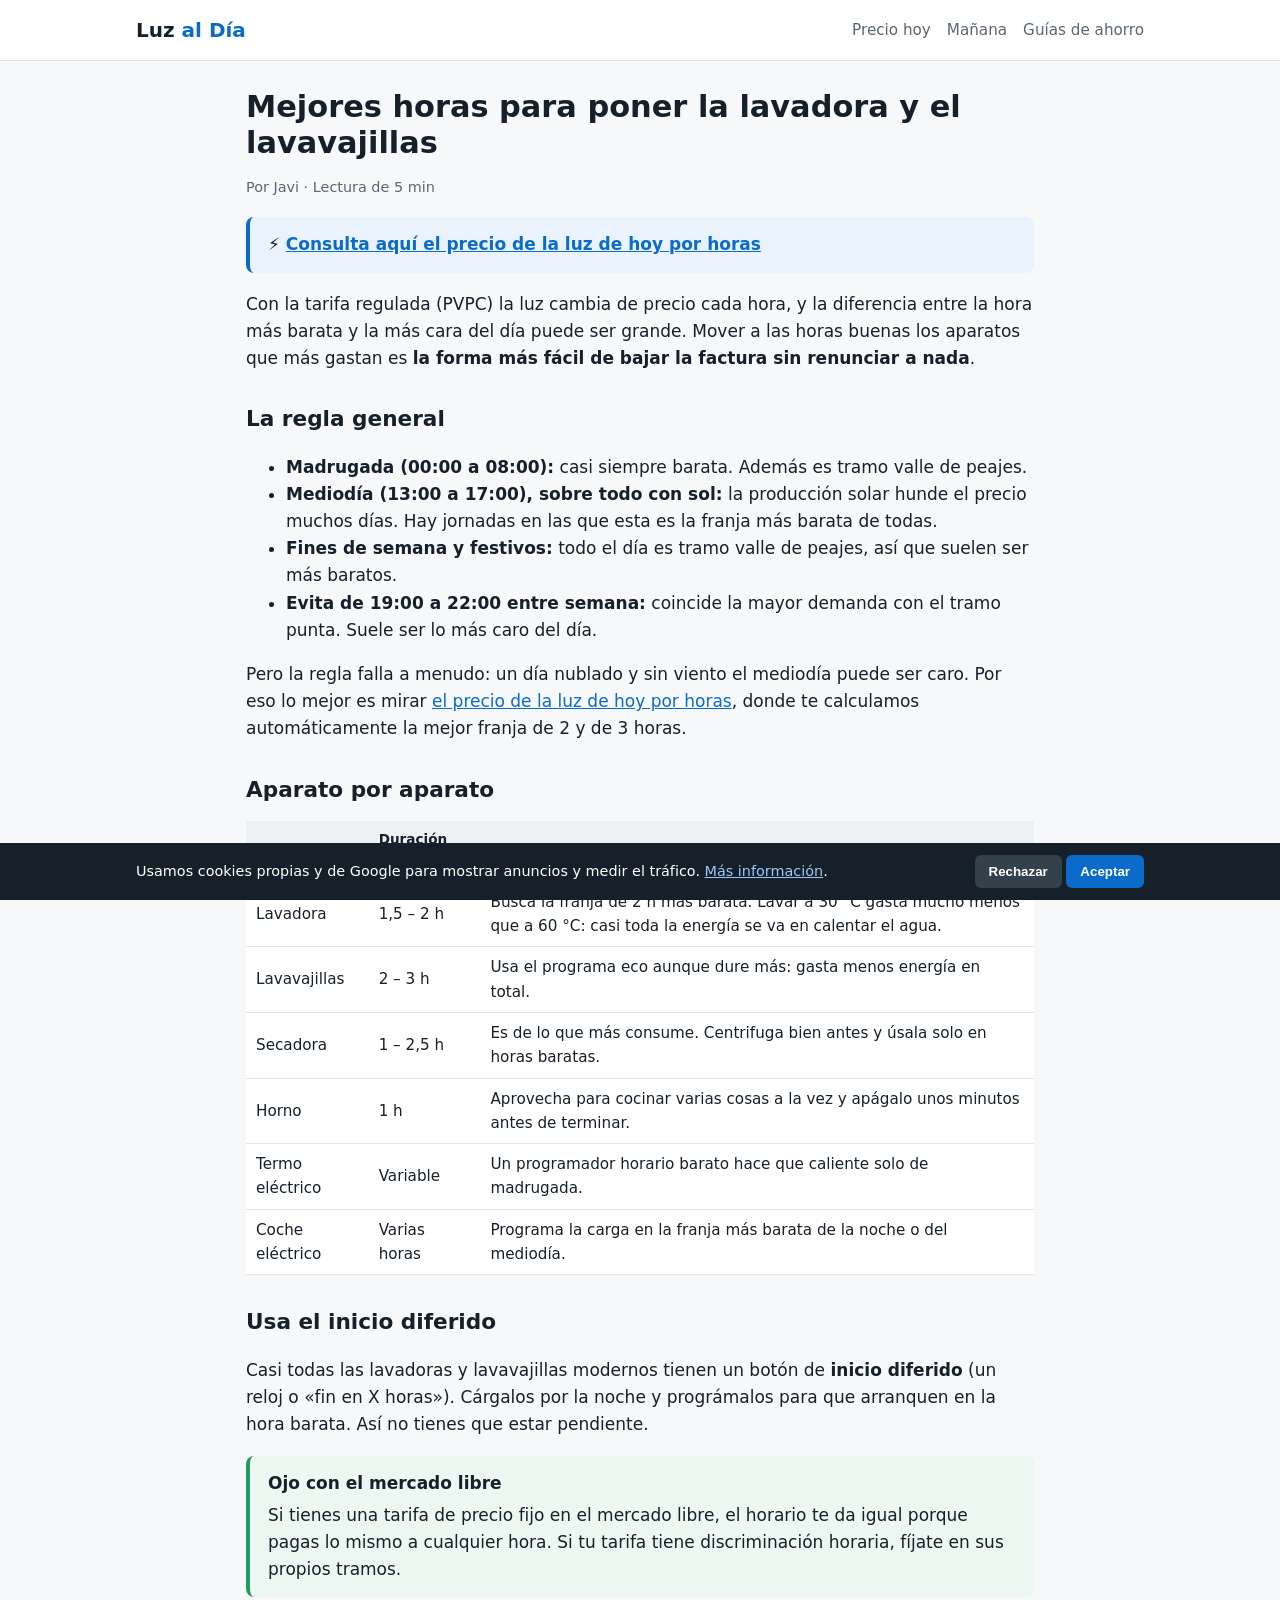
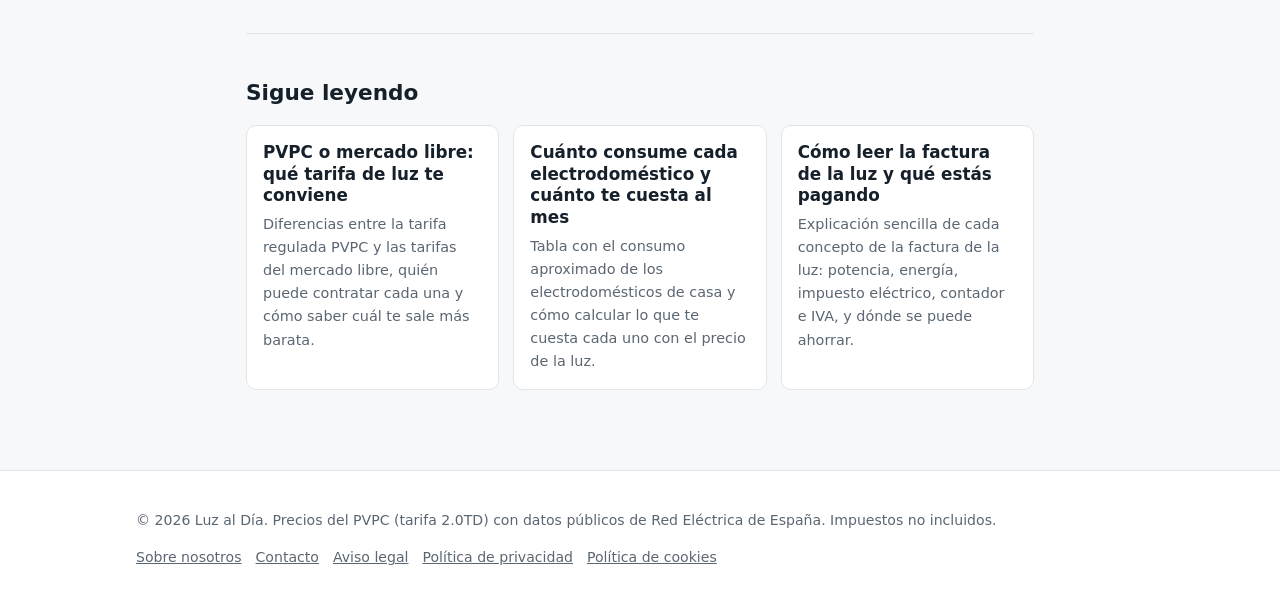
<file: mejores-horas-poner-lavadora.html>
<!doctype html>
<html lang="es"><head>
<meta charset="utf-8"><meta name="viewport" content="width=device-width,initial-scale=1">
<title>Mejores horas para poner la lavadora y el lavavajillas | Luz al Día</title><meta name="description" content="Las horas más baratas para poner la lavadora, el lavavajillas o la secadora con tarifa PVPC, y cómo programarlos para ahorrar sin estar pendiente.">
<link rel="canonical" href="https://javibda12.github.io/luzaldia/mejores-horas-poner-lavadora.html">
<link rel="stylesheet" href="estilo.css">
<link rel="icon" href="data:image/svg+xml,<svg xmlns=%22http://www.w3.org/2000/svg%22 viewBox=%220 0 100 100%22><text y=%22.9em%22 font-size=%2290%22>⚡</text></svg>">
<script type="application/ld+json">{"@context":"https://schema.org","@type":"Article","headline":"Mejores horas para poner la lavadora y el lavavajillas","inLanguage":"es","author":{"@type":"Person","name":"Javi"},"publisher":{"@type":"Organization","name":"Luz al Día"}}</script><!-- AdSense: define ADSENSE_CLIENT cuando te aprueben -->
</head><body>
<header class="site"><div class="wrap wide"><a class="logo" href="index.html">Luz <span>al Día</span></a><nav><a href="index.html">Precio hoy</a><a href="precio-luz-manana.html">Mañana</a><a href="guias.html">Guías de ahorro</a></nav></div></header>
<main><article><div class="wrap"><h1>Mejores horas para poner la lavadora y el lavavajillas</h1><p class="meta">Por Javi · Lectura de 5 min</p><div class="cta box">⚡ <a href="index.html">Consulta aquí el precio de la luz de hoy por horas</a></div>
<p>Con la tarifa regulada (PVPC) la luz cambia de precio cada hora, y la diferencia entre la hora más barata y la más cara del día puede ser grande. Mover a las horas buenas los aparatos que más gastan es <strong>la forma más fácil de bajar la factura sin renunciar a nada</strong>.</p>
<h2>La regla general</h2>
<ul>
<li><strong>Madrugada (00:00 a 08:00):</strong> casi siempre barata. Además es tramo valle de peajes.</li>
<li><strong>Mediodía (13:00 a 17:00), sobre todo con sol:</strong> la producción solar hunde el precio muchos días. Hay jornadas en las que esta es la franja más barata de todas.</li>
<li><strong>Fines de semana y festivos:</strong> todo el día es tramo valle de peajes, así que suelen ser más baratos.</li>
<li><strong>Evita de 19:00 a 22:00 entre semana:</strong> coincide la mayor demanda con el tramo punta. Suele ser lo más caro del día.</li>
</ul>
<p>Pero la regla falla a menudo: un día nublado y sin viento el mediodía puede ser caro. Por eso lo mejor es mirar <a href="index.html">el precio de la luz de hoy por horas</a>, donde te calculamos automáticamente la mejor franja de 2 y de 3 horas.</p>
<h2>Aparato por aparato</h2>
<table><tr><th>Aparato</th><th>Duración típica</th><th>Consejo</th></tr>
<tr><td>Lavadora</td><td>1,5 – 2 h</td><td>Busca la franja de 2 h más barata. Lavar a 30 °C gasta mucho menos que a 60 °C: casi toda la energía se va en calentar el agua.</td></tr>
<tr><td>Lavavajillas</td><td>2 – 3 h</td><td>Usa el programa eco aunque dure más: gasta menos energía en total.</td></tr>
<tr><td>Secadora</td><td>1 – 2,5 h</td><td>Es de lo que más consume. Centrifuga bien antes y úsala solo en horas baratas.</td></tr>
<tr><td>Horno</td><td>1 h</td><td>Aprovecha para cocinar varias cosas a la vez y apágalo unos minutos antes de terminar.</td></tr>
<tr><td>Termo eléctrico</td><td>Variable</td><td>Un programador horario barato hace que caliente solo de madrugada.</td></tr>
<tr><td>Coche eléctrico</td><td>Varias horas</td><td>Programa la carga en la franja más barata de la noche o del mediodía.</td></tr></table>
<h2>Usa el inicio diferido</h2>
<p>Casi todas las lavadoras y lavavajillas modernos tienen un botón de <strong>inicio diferido</strong> (un reloj o «fin en X horas»). Cárgalos por la noche y prográmalos para que arranquen en la hora barata. Así no tienes que estar pendiente.</p>
<div class="tip box"><strong>Ojo con el mercado libre</strong>Si tienes una tarifa de precio fijo en el mercado libre, el horario te da igual porque pagas lo mismo a cualquier hora. Si tu tarifa tiene discriminación horaria, fíjate en sus propios tramos.</div>
<div class="related"><h2>Sigue leyendo</h2><div class="grid"><a class="card" href="pvpc-o-mercado-libre.html"><h3>PVPC o mercado libre: qué tarifa de luz te conviene</h3><p>Diferencias entre la tarifa regulada PVPC y las tarifas del mercado libre, quién puede contratar cada una y cómo saber cuál te sale más barata.</p></a><a class="card" href="cuanto-consume-cada-electrodomestico.html"><h3>Cuánto consume cada electrodoméstico y cuánto te cuesta al mes</h3><p>Tabla con el consumo aproximado de los electrodomésticos de casa y cómo calcular lo que te cuesta cada uno con el precio de la luz.</p></a><a class="card" href="como-leer-factura-luz.html"><h3>Cómo leer la factura de la luz y qué estás pagando</h3><p>Explicación sencilla de cada concepto de la factura de la luz: potencia, energía, impuesto eléctrico, contador e IVA, y dónde se puede ahorrar.</p></a></div></div></div></article></main>
<footer class="site"><div class="wrap wide">
<p>© 2026 Luz al Día. Precios del PVPC (tarifa 2.0TD) con datos públicos de Red Eléctrica de España. Impuestos no incluidos.</p>
<p><a href="sobre-nosotros.html">Sobre nosotros</a><a href="contacto.html">Contacto</a><a href="aviso-legal.html">Aviso legal</a><a href="politica-de-privacidad.html">Política de privacidad</a><a href="politica-de-cookies.html">Política de cookies</a></p>
</div></footer>
<div id="cookie-banner"><div class="wrap wide"><span>Usamos cookies propias y de Google para mostrar anuncios y medir el tráfico. <a href="politica-de-cookies.html">Más información</a>.</span>
<span><button class="btn-no" onclick="cookieChoice('rechazadas')">Rechazar</button> <button class="btn-ok" onclick="cookieChoice('aceptadas')">Aceptar</button></span></div></div>
<script>(function(){var K='cookie_consent';function g(){try{return localStorage.getItem(K)}catch(e){return null}}
function s(v){try{localStorage.setItem(K,v)}catch(e){}}var b=document.getElementById('cookie-banner');if(!g()&&b){b.style.display='block'}
window.cookieChoice=function(v){s(v);if(b)b.style.display='none'};})();</script></body></html>
</file>
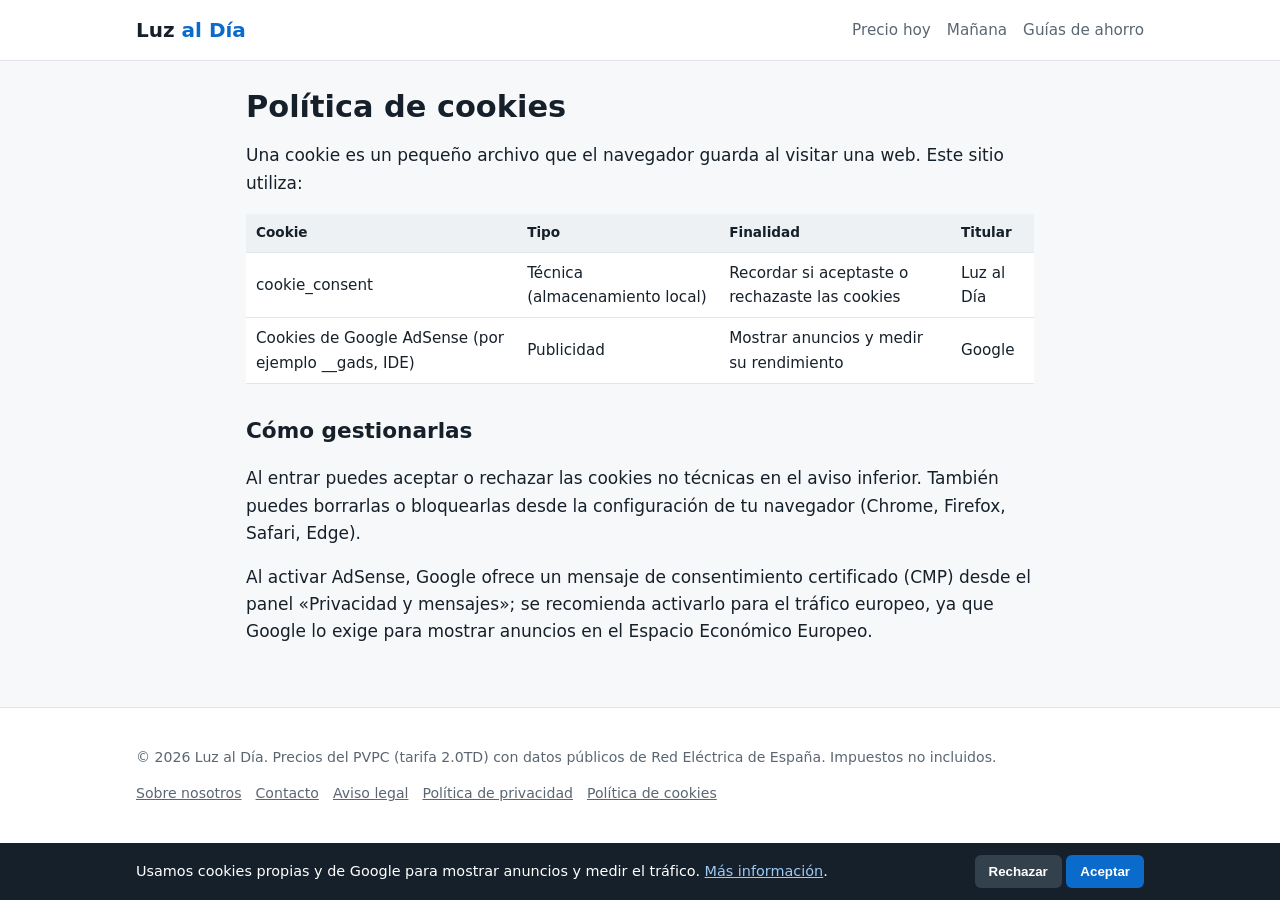
<file: politica-de-cookies.html>
<!doctype html>
<html lang="es"><head>
<meta charset="utf-8"><meta name="viewport" content="width=device-width,initial-scale=1">
<title>Política de cookies | Luz al Día</title><meta name="description" content="Política de cookies de Luz al Día.">
<link rel="canonical" href="https://javibda12.github.io/luzaldia/politica-de-cookies.html">
<link rel="stylesheet" href="estilo.css">
<link rel="icon" href="data:image/svg+xml,<svg xmlns=%22http://www.w3.org/2000/svg%22 viewBox=%220 0 100 100%22><text y=%22.9em%22 font-size=%2290%22>⚡</text></svg>">
<!-- AdSense: define ADSENSE_CLIENT cuando te aprueben -->
</head><body>
<header class="site"><div class="wrap wide"><a class="logo" href="index.html">Luz <span>al Día</span></a><nav><a href="index.html">Precio hoy</a><a href="precio-luz-manana.html">Mañana</a><a href="guias.html">Guías de ahorro</a></nav></div></header>
<main><article><div class="wrap"><h1>Política de cookies</h1>
<p>Una cookie es un pequeño archivo que el navegador guarda al visitar una web. Este sitio utiliza:</p>
<table>
<tr><th>Cookie</th><th>Tipo</th><th>Finalidad</th><th>Titular</th></tr>
<tr><td>cookie_consent</td><td>Técnica (almacenamiento local)</td><td>Recordar si aceptaste o rechazaste las cookies</td><td>Luz al Día</td></tr>
<tr><td>Cookies de Google AdSense (por ejemplo __gads, IDE)</td><td>Publicidad</td><td>Mostrar anuncios y medir su rendimiento</td><td>Google</td></tr>
</table>
<h2>Cómo gestionarlas</h2>
<p>Al entrar puedes aceptar o rechazar las cookies no técnicas en el aviso inferior. También puedes borrarlas o bloquearlas desde la configuración de tu navegador (Chrome, Firefox, Safari, Edge).</p>
<p>Al activar AdSense, Google ofrece un mensaje de consentimiento certificado (CMP) desde el panel «Privacidad y mensajes»; se recomienda activarlo para el tráfico europeo, ya que Google lo exige para mostrar anuncios en el Espacio Económico Europeo.</p>
</div></article></main>
<footer class="site"><div class="wrap wide">
<p>© 2026 Luz al Día. Precios del PVPC (tarifa 2.0TD) con datos públicos de Red Eléctrica de España. Impuestos no incluidos.</p>
<p><a href="sobre-nosotros.html">Sobre nosotros</a><a href="contacto.html">Contacto</a><a href="aviso-legal.html">Aviso legal</a><a href="politica-de-privacidad.html">Política de privacidad</a><a href="politica-de-cookies.html">Política de cookies</a></p>
</div></footer>
<div id="cookie-banner"><div class="wrap wide"><span>Usamos cookies propias y de Google para mostrar anuncios y medir el tráfico. <a href="politica-de-cookies.html">Más información</a>.</span>
<span><button class="btn-no" onclick="cookieChoice('rechazadas')">Rechazar</button> <button class="btn-ok" onclick="cookieChoice('aceptadas')">Aceptar</button></span></div></div>
<script>(function(){var K='cookie_consent';function g(){try{return localStorage.getItem(K)}catch(e){return null}}
function s(v){try{localStorage.setItem(K,v)}catch(e){}}var b=document.getElementById('cookie-banner');if(!g()&&b){b.style.display='block'}
window.cookieChoice=function(v){s(v);if(b)b.style.display='none'};})();</script></body></html>
</file>
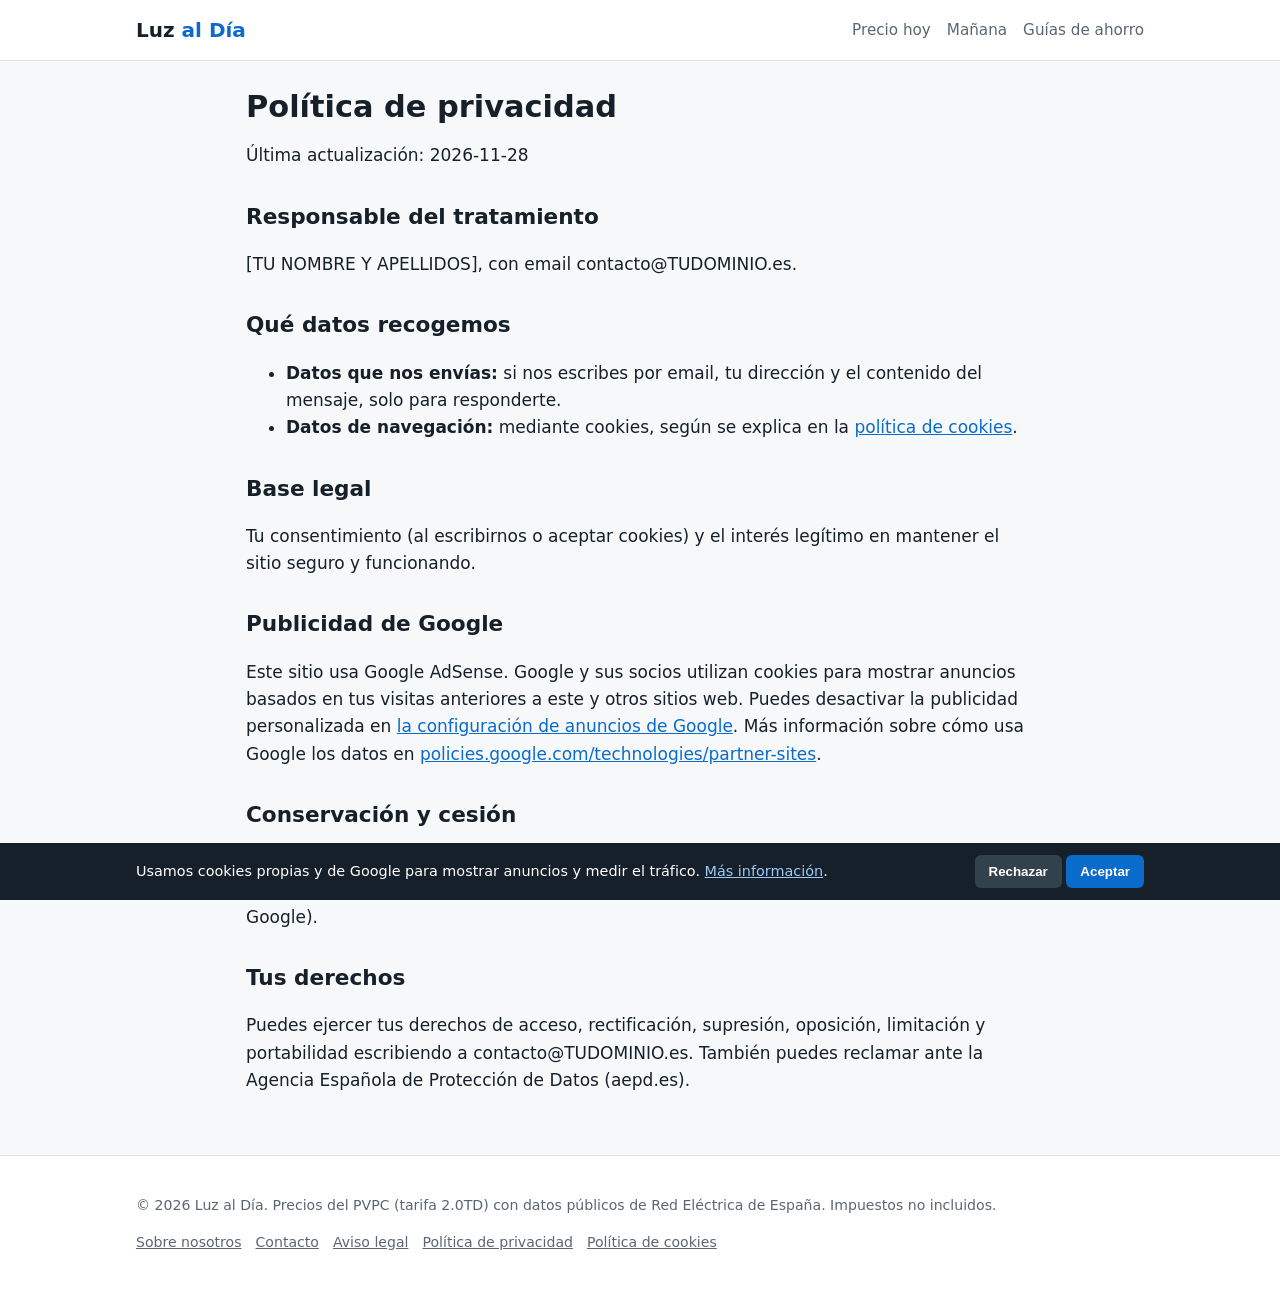
<file: politica-de-privacidad.html>
<!doctype html>
<html lang="es"><head>
<meta charset="utf-8"><meta name="viewport" content="width=device-width,initial-scale=1">
<title>Política de privacidad | Luz al Día</title><meta name="description" content="Política de privacidad de Luz al Día.">
<link rel="canonical" href="https://javibda12.github.io/luzaldia/politica-de-privacidad.html">
<link rel="stylesheet" href="estilo.css">
<link rel="icon" href="data:image/svg+xml,<svg xmlns=%22http://www.w3.org/2000/svg%22 viewBox=%220 0 100 100%22><text y=%22.9em%22 font-size=%2290%22>⚡</text></svg>">
<!-- AdSense: define ADSENSE_CLIENT cuando te aprueben -->
</head><body>
<header class="site"><div class="wrap wide"><a class="logo" href="index.html">Luz <span>al Día</span></a><nav><a href="index.html">Precio hoy</a><a href="precio-luz-manana.html">Mañana</a><a href="guias.html">Guías de ahorro</a></nav></div></header>
<main><article><div class="wrap"><h1>Política de privacidad</h1>
<p>Última actualización: 2026-11-28</p>
<h2>Responsable del tratamiento</h2>
<p>[TU NOMBRE Y APELLIDOS], con email contacto@TUDOMINIO.es.</p>
<h2>Qué datos recogemos</h2>
<ul>
<li><strong>Datos que nos envías:</strong> si nos escribes por email, tu dirección y el contenido del mensaje, solo para responderte.</li>
<li><strong>Datos de navegación:</strong> mediante cookies, según se explica en la <a href="politica-de-cookies.html">política de cookies</a>.</li>
</ul>
<h2>Base legal</h2>
<p>Tu consentimiento (al escribirnos o aceptar cookies) y el interés legítimo en mantener el sitio seguro y funcionando.</p>
<h2>Publicidad de Google</h2>
<p>Este sitio usa Google AdSense. Google y sus socios utilizan cookies para mostrar anuncios basados en tus visitas anteriores a este y otros sitios web. Puedes desactivar la publicidad personalizada en <a href="https://adssettings.google.com" rel="nofollow">la configuración de anuncios de Google</a>. Más información sobre cómo usa Google los datos en <a href="https://policies.google.com/technologies/partner-sites" rel="nofollow">policies.google.com/technologies/partner-sites</a>.</p>
<h2>Conservación y cesión</h2>
<p>Los emails se conservan el tiempo necesario para atender tu consulta. No cedemos datos a terceros salvo obligación legal o los proveedores técnicos indicados (alojamiento web y Google).</p>
<h2>Tus derechos</h2>
<p>Puedes ejercer tus derechos de acceso, rectificación, supresión, oposición, limitación y portabilidad escribiendo a contacto@TUDOMINIO.es. También puedes reclamar ante la Agencia Española de Protección de Datos (aepd.es).</p>
</div></article></main>
<footer class="site"><div class="wrap wide">
<p>© 2026 Luz al Día. Precios del PVPC (tarifa 2.0TD) con datos públicos de Red Eléctrica de España. Impuestos no incluidos.</p>
<p><a href="sobre-nosotros.html">Sobre nosotros</a><a href="contacto.html">Contacto</a><a href="aviso-legal.html">Aviso legal</a><a href="politica-de-privacidad.html">Política de privacidad</a><a href="politica-de-cookies.html">Política de cookies</a></p>
</div></footer>
<div id="cookie-banner"><div class="wrap wide"><span>Usamos cookies propias y de Google para mostrar anuncios y medir el tráfico. <a href="politica-de-cookies.html">Más información</a>.</span>
<span><button class="btn-no" onclick="cookieChoice('rechazadas')">Rechazar</button> <button class="btn-ok" onclick="cookieChoice('aceptadas')">Aceptar</button></span></div></div>
<script>(function(){var K='cookie_consent';function g(){try{return localStorage.getItem(K)}catch(e){return null}}
function s(v){try{localStorage.setItem(K,v)}catch(e){}}var b=document.getElementById('cookie-banner');if(!g()&&b){b.style.display='block'}
window.cookieChoice=function(v){s(v);if(b)b.style.display='none'};})();</script></body></html>
</file>
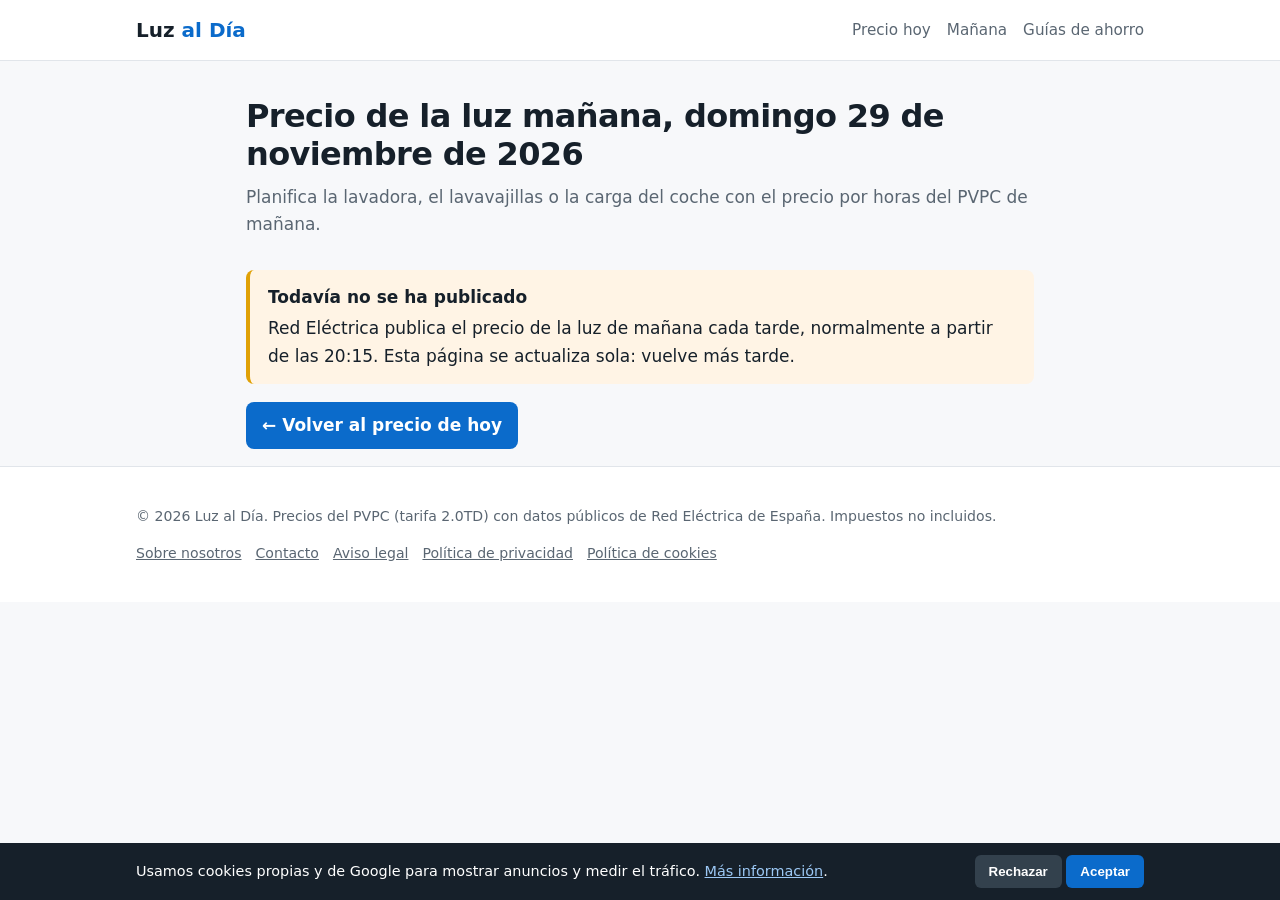
<file: precio-luz-manana.html>
<!doctype html>
<html lang="es"><head>
<meta charset="utf-8"><meta name="viewport" content="width=device-width,initial-scale=1">
<title>Precio de la luz mañana 29 de noviembre por horas | Luz al Día</title><meta name="description" content="Precio de la luz mañana domingo 29 de noviembre de 2026: horas más baratas y más caras del PVPC para organizar tu consumo.">
<link rel="canonical" href="https://javibda12.github.io/luzaldia/precio-luz-manana.html">
<link rel="stylesheet" href="estilo.css">
<link rel="icon" href="data:image/svg+xml,<svg xmlns=%22http://www.w3.org/2000/svg%22 viewBox=%220 0 100 100%22><text y=%22.9em%22 font-size=%2290%22>⚡</text></svg>">
<!-- AdSense: define ADSENSE_CLIENT cuando te aprueben -->
</head><body>
<header class="site"><div class="wrap wide"><a class="logo" href="index.html">Luz <span>al Día</span></a><nav><a href="index.html">Precio hoy</a><a href="precio-luz-manana.html">Mañana</a><a href="guias.html">Guías de ahorro</a></nav></div></header>
<main><section class="hero"><div class="wrap"><h1>Precio de la luz mañana, domingo 29 de noviembre de 2026</h1>
<p>Planifica la lavadora, el lavavajillas o la carga del coche con el precio por horas del PVPC de mañana.</p></div></section>
<div class="wrap"><div class="warn box"><strong>Todavía no se ha publicado</strong>Red Eléctrica publica el precio de la luz de mañana cada tarde, normalmente a partir de las 20:15. Esta página se actualiza sola: vuelve más tarde.</div><p><a class="btn" href="index.html">← Volver al precio de hoy</a></p></div></main>
<footer class="site"><div class="wrap wide">
<p>© 2026 Luz al Día. Precios del PVPC (tarifa 2.0TD) con datos públicos de Red Eléctrica de España. Impuestos no incluidos.</p>
<p><a href="sobre-nosotros.html">Sobre nosotros</a><a href="contacto.html">Contacto</a><a href="aviso-legal.html">Aviso legal</a><a href="politica-de-privacidad.html">Política de privacidad</a><a href="politica-de-cookies.html">Política de cookies</a></p>
</div></footer>
<div id="cookie-banner"><div class="wrap wide"><span>Usamos cookies propias y de Google para mostrar anuncios y medir el tráfico. <a href="politica-de-cookies.html">Más información</a>.</span>
<span><button class="btn-no" onclick="cookieChoice('rechazadas')">Rechazar</button> <button class="btn-ok" onclick="cookieChoice('aceptadas')">Aceptar</button></span></div></div>
<script>(function(){var K='cookie_consent';function g(){try{return localStorage.getItem(K)}catch(e){return null}}
function s(v){try{localStorage.setItem(K,v)}catch(e){}}var b=document.getElementById('cookie-banner');if(!g()&&b){b.style.display='block'}
window.cookieChoice=function(v){s(v);if(b)b.style.display='none'};})();</script></body></html>
</file>
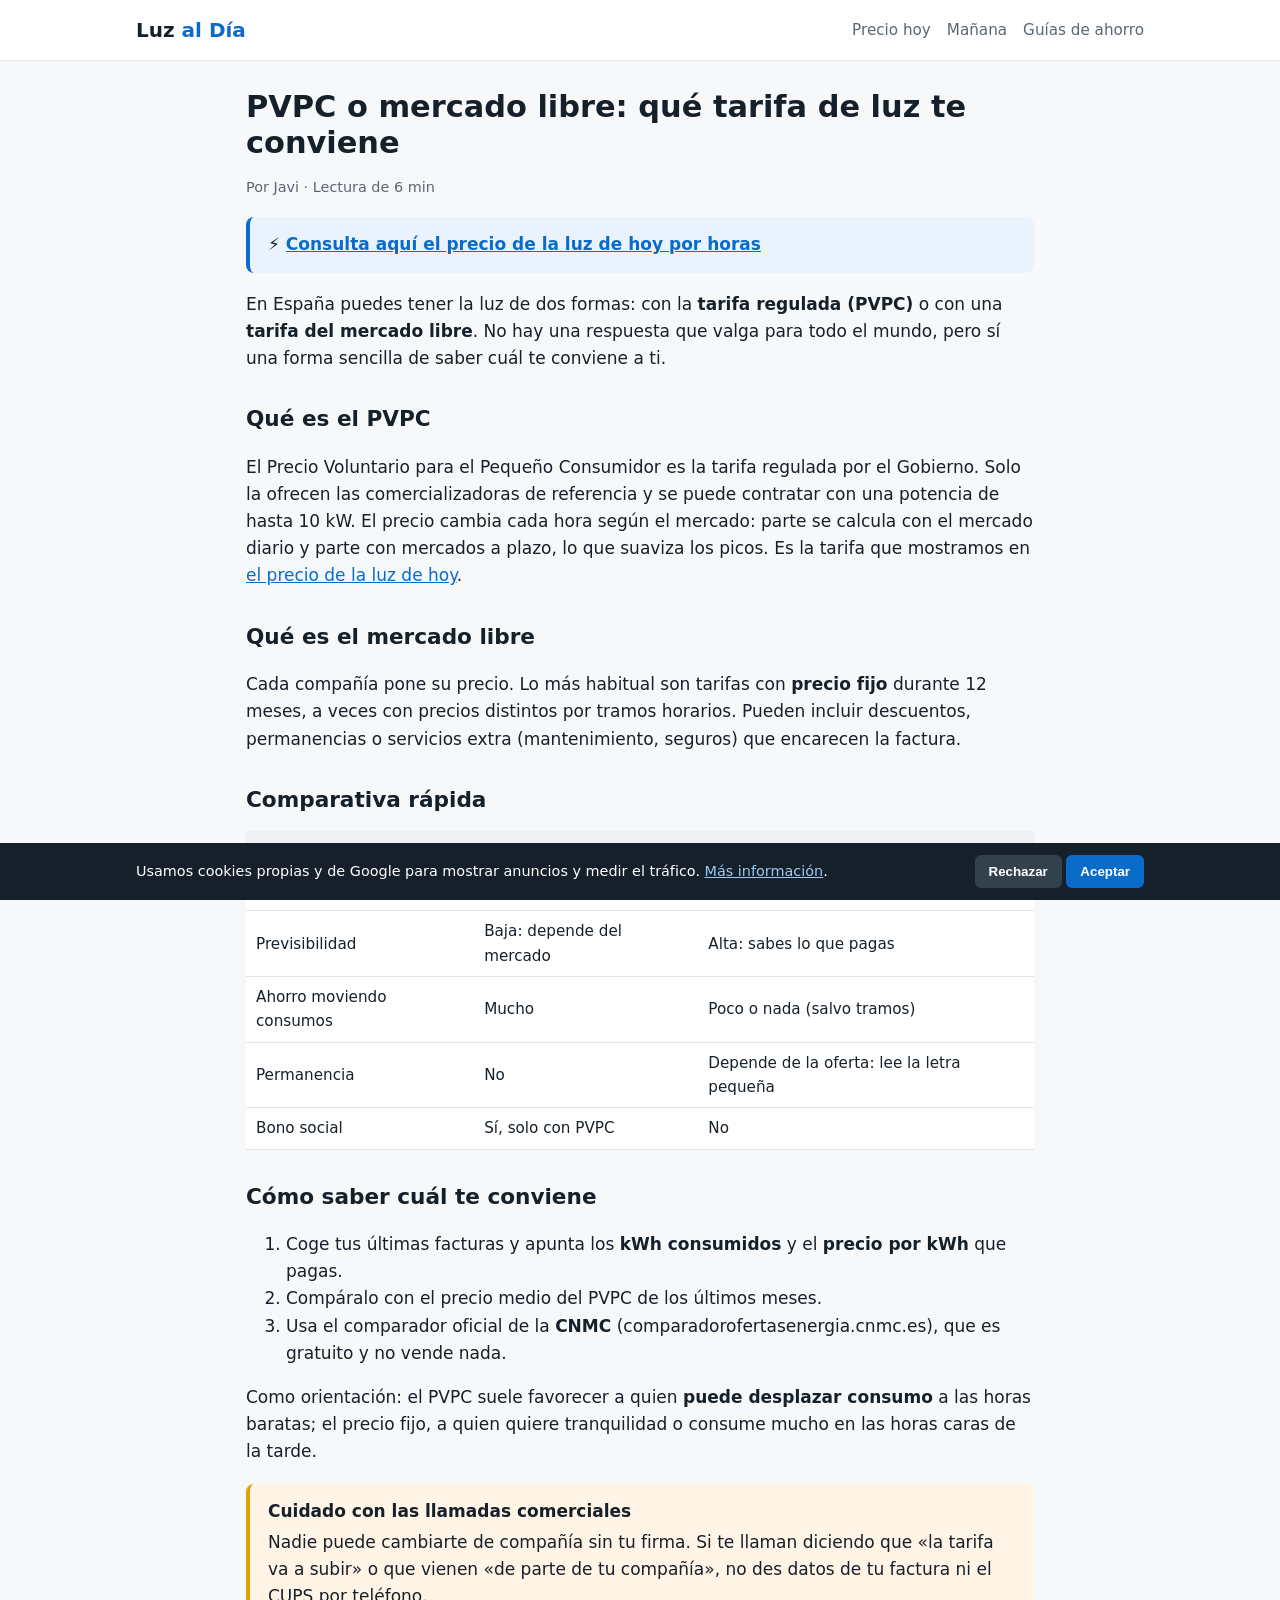
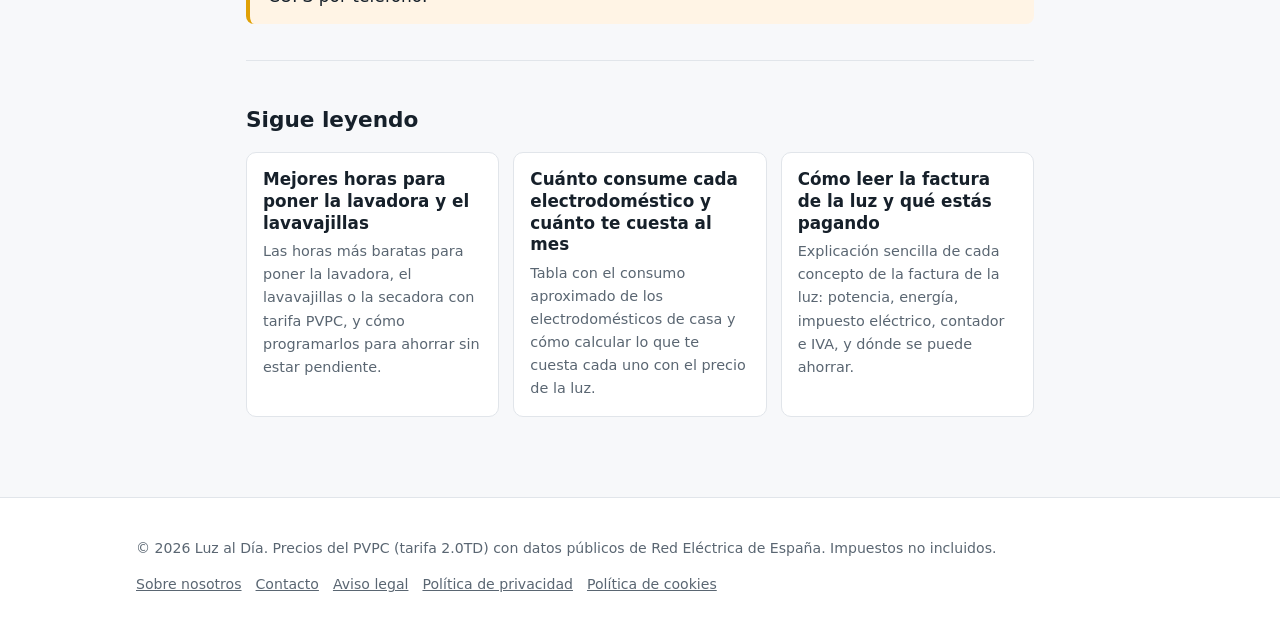
<file: pvpc-o-mercado-libre.html>
<!doctype html>
<html lang="es"><head>
<meta charset="utf-8"><meta name="viewport" content="width=device-width,initial-scale=1">
<title>PVPC o mercado libre: qué tarifa de luz te conviene | Luz al Día</title><meta name="description" content="Diferencias entre la tarifa regulada PVPC y las tarifas del mercado libre, quién puede contratar cada una y cómo saber cuál te sale más barata.">
<link rel="canonical" href="https://javibda12.github.io/luzaldia/pvpc-o-mercado-libre.html">
<link rel="stylesheet" href="estilo.css">
<link rel="icon" href="data:image/svg+xml,<svg xmlns=%22http://www.w3.org/2000/svg%22 viewBox=%220 0 100 100%22><text y=%22.9em%22 font-size=%2290%22>⚡</text></svg>">
<script type="application/ld+json">{"@context":"https://schema.org","@type":"Article","headline":"PVPC o mercado libre: qué tarifa de luz te conviene","inLanguage":"es","author":{"@type":"Person","name":"Javi"},"publisher":{"@type":"Organization","name":"Luz al Día"}}</script><!-- AdSense: define ADSENSE_CLIENT cuando te aprueben -->
</head><body>
<header class="site"><div class="wrap wide"><a class="logo" href="index.html">Luz <span>al Día</span></a><nav><a href="index.html">Precio hoy</a><a href="precio-luz-manana.html">Mañana</a><a href="guias.html">Guías de ahorro</a></nav></div></header>
<main><article><div class="wrap"><h1>PVPC o mercado libre: qué tarifa de luz te conviene</h1><p class="meta">Por Javi · Lectura de 6 min</p><div class="cta box">⚡ <a href="index.html">Consulta aquí el precio de la luz de hoy por horas</a></div>
<p>En España puedes tener la luz de dos formas: con la <strong>tarifa regulada (PVPC)</strong> o con una <strong>tarifa del mercado libre</strong>. No hay una respuesta que valga para todo el mundo, pero sí una forma sencilla de saber cuál te conviene a ti.</p>
<h2>Qué es el PVPC</h2>
<p>El Precio Voluntario para el Pequeño Consumidor es la tarifa regulada por el Gobierno. Solo la ofrecen las comercializadoras de referencia y se puede contratar con una potencia de hasta 10 kW. El precio cambia cada hora según el mercado: parte se calcula con el mercado diario y parte con mercados a plazo, lo que suaviza los picos. Es la tarifa que mostramos en <a href="index.html">el precio de la luz de hoy</a>.</p>
<h2>Qué es el mercado libre</h2>
<p>Cada compañía pone su precio. Lo más habitual son tarifas con <strong>precio fijo</strong> durante 12 meses, a veces con precios distintos por tramos horarios. Pueden incluir descuentos, permanencias o servicios extra (mantenimiento, seguros) que encarecen la factura.</p>
<h2>Comparativa rápida</h2>
<table><tr><th></th><th>PVPC</th><th>Mercado libre</th></tr>
<tr><td>Precio</td><td>Cambia cada hora</td><td>Normalmente fijo durante un año</td></tr>
<tr><td>Previsibilidad</td><td>Baja: depende del mercado</td><td>Alta: sabes lo que pagas</td></tr>
<tr><td>Ahorro moviendo consumos</td><td>Mucho</td><td>Poco o nada (salvo tramos)</td></tr>
<tr><td>Permanencia</td><td>No</td><td>Depende de la oferta: lee la letra pequeña</td></tr>
<tr><td>Bono social</td><td>Sí, solo con PVPC</td><td>No</td></tr></table>
<h2>Cómo saber cuál te conviene</h2>
<ol>
<li>Coge tus últimas facturas y apunta los <strong>kWh consumidos</strong> y el <strong>precio por kWh</strong> que pagas.</li>
<li>Compáralo con el precio medio del PVPC de los últimos meses.</li>
<li>Usa el comparador oficial de la <strong>CNMC</strong> (comparadorofertasenergia.cnmc.es), que es gratuito y no vende nada.</li>
</ol>
<p>Como orientación: el PVPC suele favorecer a quien <strong>puede desplazar consumo</strong> a las horas baratas; el precio fijo, a quien quiere tranquilidad o consume mucho en las horas caras de la tarde.</p>
<div class="warn box"><strong>Cuidado con las llamadas comerciales</strong>Nadie puede cambiarte de compañía sin tu firma. Si te llaman diciendo que «la tarifa va a subir» o que vienen «de parte de tu compañía», no des datos de tu factura ni el CUPS por teléfono.</div>
<div class="related"><h2>Sigue leyendo</h2><div class="grid"><a class="card" href="mejores-horas-poner-lavadora.html"><h3>Mejores horas para poner la lavadora y el lavavajillas</h3><p>Las horas más baratas para poner la lavadora, el lavavajillas o la secadora con tarifa PVPC, y cómo programarlos para ahorrar sin estar pendiente.</p></a><a class="card" href="cuanto-consume-cada-electrodomestico.html"><h3>Cuánto consume cada electrodoméstico y cuánto te cuesta al mes</h3><p>Tabla con el consumo aproximado de los electrodomésticos de casa y cómo calcular lo que te cuesta cada uno con el precio de la luz.</p></a><a class="card" href="como-leer-factura-luz.html"><h3>Cómo leer la factura de la luz y qué estás pagando</h3><p>Explicación sencilla de cada concepto de la factura de la luz: potencia, energía, impuesto eléctrico, contador e IVA, y dónde se puede ahorrar.</p></a></div></div></div></article></main>
<footer class="site"><div class="wrap wide">
<p>© 2026 Luz al Día. Precios del PVPC (tarifa 2.0TD) con datos públicos de Red Eléctrica de España. Impuestos no incluidos.</p>
<p><a href="sobre-nosotros.html">Sobre nosotros</a><a href="contacto.html">Contacto</a><a href="aviso-legal.html">Aviso legal</a><a href="politica-de-privacidad.html">Política de privacidad</a><a href="politica-de-cookies.html">Política de cookies</a></p>
</div></footer>
<div id="cookie-banner"><div class="wrap wide"><span>Usamos cookies propias y de Google para mostrar anuncios y medir el tráfico. <a href="politica-de-cookies.html">Más información</a>.</span>
<span><button class="btn-no" onclick="cookieChoice('rechazadas')">Rechazar</button> <button class="btn-ok" onclick="cookieChoice('aceptadas')">Aceptar</button></span></div></div>
<script>(function(){var K='cookie_consent';function g(){try{return localStorage.getItem(K)}catch(e){return null}}
function s(v){try{localStorage.setItem(K,v)}catch(e){}}var b=document.getElementById('cookie-banner');if(!g()&&b){b.style.display='block'}
window.cookieChoice=function(v){s(v);if(b)b.style.display='none'};})();</script></body></html>
</file>
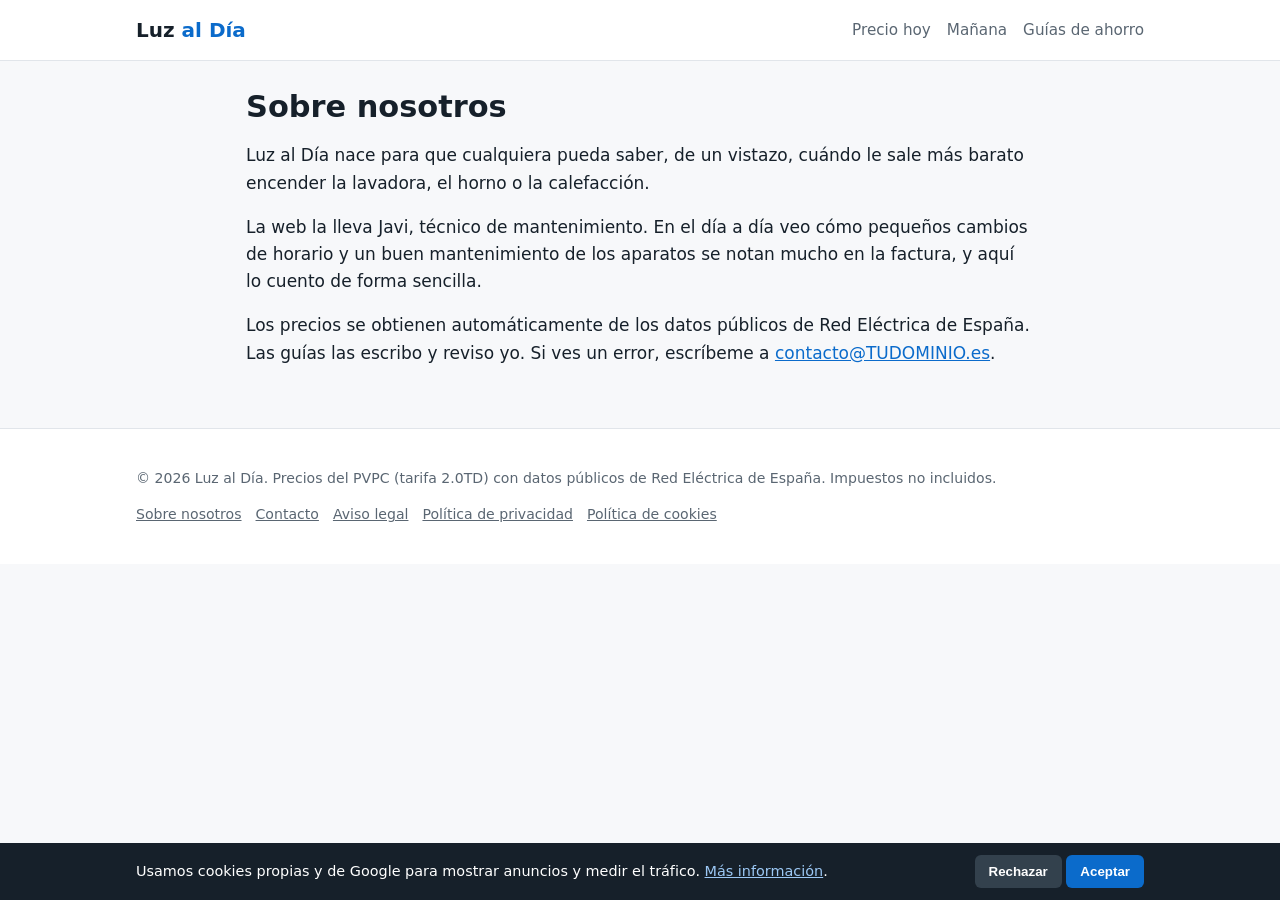
<file: sobre-nosotros.html>
<!doctype html>
<html lang="es"><head>
<meta charset="utf-8"><meta name="viewport" content="width=device-width,initial-scale=1">
<title>Sobre nosotros | Luz al Día</title><meta name="description" content="Sobre nosotros de Luz al Día.">
<link rel="canonical" href="https://javibda12.github.io/luzaldia/sobre-nosotros.html">
<link rel="stylesheet" href="estilo.css">
<link rel="icon" href="data:image/svg+xml,<svg xmlns=%22http://www.w3.org/2000/svg%22 viewBox=%220 0 100 100%22><text y=%22.9em%22 font-size=%2290%22>⚡</text></svg>">
<!-- AdSense: define ADSENSE_CLIENT cuando te aprueben -->
</head><body>
<header class="site"><div class="wrap wide"><a class="logo" href="index.html">Luz <span>al Día</span></a><nav><a href="index.html">Precio hoy</a><a href="precio-luz-manana.html">Mañana</a><a href="guias.html">Guías de ahorro</a></nav></div></header>
<main><article><div class="wrap"><h1>Sobre nosotros</h1><p>Luz al Día nace para que cualquiera pueda saber, de un vistazo, cuándo le sale más barato encender la lavadora, el horno o la calefacción.</p>
<p>La web la lleva Javi, técnico de mantenimiento. En el día a día veo cómo pequeños cambios de horario y un buen mantenimiento de los aparatos se notan mucho en la factura, y aquí lo cuento de forma sencilla.</p>
<p>Los precios se obtienen automáticamente de los datos públicos de Red Eléctrica de España. Las guías las escribo y reviso yo. Si ves un error, escríbeme a <a href="mailto:contacto@TUDOMINIO.es">contacto@TUDOMINIO.es</a>.</p></div></article></main>
<footer class="site"><div class="wrap wide">
<p>© 2026 Luz al Día. Precios del PVPC (tarifa 2.0TD) con datos públicos de Red Eléctrica de España. Impuestos no incluidos.</p>
<p><a href="sobre-nosotros.html">Sobre nosotros</a><a href="contacto.html">Contacto</a><a href="aviso-legal.html">Aviso legal</a><a href="politica-de-privacidad.html">Política de privacidad</a><a href="politica-de-cookies.html">Política de cookies</a></p>
</div></footer>
<div id="cookie-banner"><div class="wrap wide"><span>Usamos cookies propias y de Google para mostrar anuncios y medir el tráfico. <a href="politica-de-cookies.html">Más información</a>.</span>
<span><button class="btn-no" onclick="cookieChoice('rechazadas')">Rechazar</button> <button class="btn-ok" onclick="cookieChoice('aceptadas')">Aceptar</button></span></div></div>
<script>(function(){var K='cookie_consent';function g(){try{return localStorage.getItem(K)}catch(e){return null}}
function s(v){try{localStorage.setItem(K,v)}catch(e){}}var b=document.getElementById('cookie-banner');if(!g()&&b){b.style.display='block'}
window.cookieChoice=function(v){s(v);if(b)b.style.display='none'};})();</script></body></html>
</file>
<file: estilo.css>
:root{--bg:#f7f8fa;--ink:#16202a;--muted:#5a6672;--line:#e1e5ea;--accent:#0b6bcb;--card:#fff;--cheap:#1f9d61;--mid:#e0a106;--exp:#d6453d;--tip:#ecf7f1;--warn:#fff4e5}
*{box-sizing:border-box}
html{-webkit-text-size-adjust:100%}
body{margin:0;background:var(--bg);color:var(--ink);font:17px/1.6 system-ui,-apple-system,"Segoe UI",Roboto,sans-serif}
a{color:var(--accent)}
.wrap{max-width:820px;margin:0 auto;padding:0 16px}
.wide{max-width:1040px}
header.site{background:#fff;border-bottom:1px solid var(--line)}
header.site .wrap{display:flex;flex-wrap:wrap;gap:8px;align-items:center;justify-content:space-between;padding-top:14px;padding-bottom:14px}
.logo{font-weight:800;font-size:1.25rem;color:var(--ink);text-decoration:none}
.logo span{color:var(--accent)}
nav a{color:var(--muted);text-decoration:none;margin-left:16px;font-size:.95rem}
nav a:first-child{margin-left:0}
.hero{padding:36px 0 14px}
.hero h1{font-size:2rem;line-height:1.2;margin:0 0 10px;letter-spacing:-.02em}
.hero p{color:var(--muted);margin:0}
.stats{display:grid;grid-template-columns:repeat(auto-fit,minmax(170px,1fr));gap:12px;margin:22px 0}
.stat{background:#fff;border:1px solid var(--line);border-radius:10px;padding:14px}
.stat span{display:block;color:var(--muted);font-size:.85rem}
.stat strong{font-size:1.25rem;display:block;margin-top:2px}
.stat.big{grid-column:1/-1;border-color:var(--accent)}
.stat.big strong{font-size:1.8rem}
.stat em{font-style:normal}
.chart{display:flex;align-items:flex-end;gap:3px;height:190px;background:#fff;border:1px solid var(--line);border-radius:10px;padding:12px 10px 26px;margin:8px 0}
.bar{flex:1;border-radius:3px 3px 0 0;position:relative;min-width:0}
.bar span{position:absolute;bottom:-20px;left:50%;transform:translateX(-50%);font-size:.65rem;color:var(--muted)}
.bar.now{outline:2px solid var(--ink);outline-offset:1px}
.barata{--c:var(--cheap)}.media{--c:var(--mid)}.cara{--c:var(--exp)}
.bar{background:var(--c)}
.tag{display:inline-block;padding:1px 8px;border-radius:99px;font-size:.78rem;font-weight:700;color:#fff;background:var(--c)}
.legend{font-size:.85rem;color:var(--muted)}
table{width:100%;border-collapse:collapse;margin:14px 0;font-size:.95rem;background:#fff}
th,td{border-bottom:1px solid var(--line);padding:8px 10px;text-align:left}
th{background:#eef1f4;font-size:.85rem}
tr.now td{background:#eaf3fd;font-weight:700}
.prices td:first-child{white-space:nowrap}
.box{border-radius:8px;padding:14px 18px;margin:18px 0}
.box strong:first-child{display:block;margin-bottom:4px}
.tip{background:var(--tip);border-left:4px solid var(--cheap)}
.warn{background:var(--warn);border-left:4px solid var(--mid)}
.cta{background:#eaf3fd;border-left:4px solid var(--accent);font-weight:600}
.btn{display:inline-block;background:var(--accent);color:#fff;text-decoration:none;padding:10px 16px;border-radius:8px;font-weight:700}
.muted{color:var(--muted)}
.grid{display:grid;grid-template-columns:repeat(auto-fill,minmax(240px,1fr));gap:14px;margin:14px 0 36px}
.card{display:block;background:#fff;border:1px solid var(--line);border-radius:10px;padding:16px;text-decoration:none;color:var(--ink)}
.card:hover{border-color:var(--accent)}
.card h3{font-size:1.05rem;margin:0 0 6px;line-height:1.3}
.card p{color:var(--muted);margin:0;font-size:.9rem}
article{padding:28px 0 44px}
article h1{font-size:1.9rem;line-height:1.2;margin:0 0 8px}
article h2{font-size:1.35rem;margin:30px 0 8px}
.meta{color:var(--muted);font-size:.9rem}
.related{border-top:1px solid var(--line);margin-top:36px;padding-top:12px}
footer.site{background:#fff;border-top:1px solid var(--line);color:var(--muted);font-size:.88rem;padding:24px 0}
footer.site a{color:var(--muted);margin-right:14px}
#cookie-banner{position:fixed;left:0;right:0;bottom:0;background:var(--ink);color:#fff;padding:12px 16px;font-size:.9rem;display:none;z-index:50}
#cookie-banner .wrap{display:flex;flex-wrap:wrap;gap:10px;align-items:center;justify-content:space-between}
#cookie-banner a{color:#9cc8f5}
#cookie-banner button{border:0;border-radius:6px;padding:9px 14px;font-weight:700;cursor:pointer}
.btn-ok{background:var(--accent);color:#fff}.btn-no{background:#33414d;color:#fff}
@media(max-width:600px){.hero h1{font-size:1.5rem}.chart{gap:1px;height:150px}.bar span{display:none}.bar:nth-child(6n+1) span{display:block}th,td{padding:7px 6px}}
</file>
